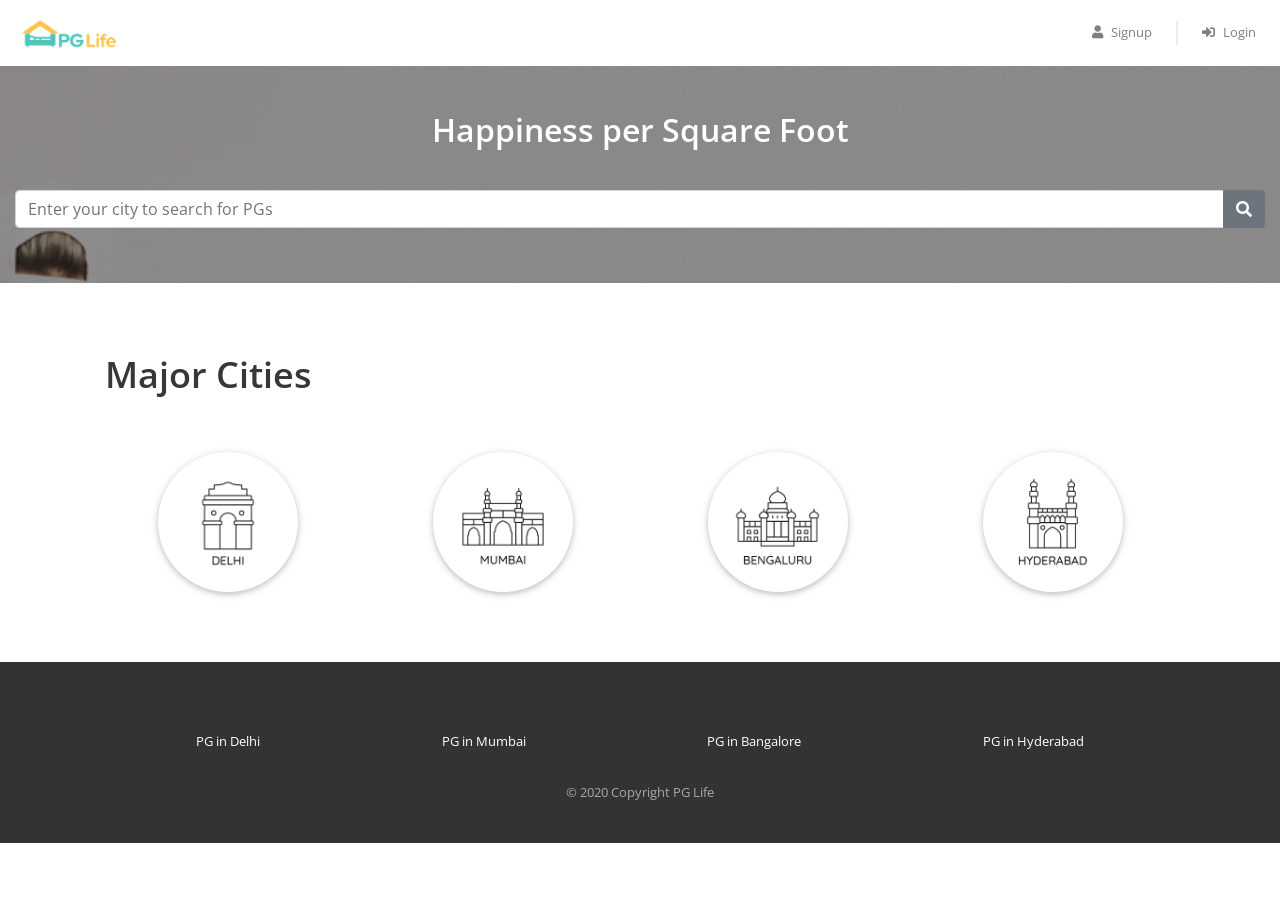
<file: PG Life/html/index.html>
<!DOCTYPE html>
<html lang="en">

<head>
    <meta name="viewport" content="width=device-width, initial-scale=1">
    <title>Welcome | PG Life</title>

    <link href="../css/bootstrap.min.css" rel="stylesheet" />
    <link href="https://use.fontawesome.com/releases/v5.11.2/css/all.css" rel="stylesheet" />
    <link href="https://fonts.googleapis.com/css2?family=Open+Sans:ital,wght@0,300;0,400;0,600;0,700;0,800;1,300;1,400;1,600;1,700;1,800&display=swap" rel="stylesheet" />
    <link href="../css/common.css" rel="stylesheet" />
    <link href="../css/home.css" rel="stylesheet" />
</head>

<body>
    <div class="header sticky-top">
        <nav class="navbar navbar-expand-md navbar-light">
            <a class="navbar-brand" href="index.html">
                <img src="../img/logo.png" />
            </a>
            <button class="navbar-toggler" type="button" data-toggle="collapse" data-target="#my-navbar">
                <span class="navbar-toggler-icon"></span>
            </button>

            <div class="collapse navbar-collapse justify-content-end" id="my-navbar">
                <ul class="navbar-nav">
                    <li class="nav-item">
                        <a class="nav-link" href="#" data-toggle="modal" data-target="#signup-modal">
                            <i class="fas fa-user"></i>Signup
                        </a>
                    </li>
                    <div class="nav-vl"></div>
                    <li class="nav-item">
                        <a class="nav-link" href="#" data-toggle="modal" data-target="#login-modal">
                            <i class="fas fa-sign-in-alt"></i>Login
                        </a>
                    </li>
                </ul>
            </div>
        </nav>
    </div>

    <div id="loading">
    </div>

    <div class="banner-container">
        <h2 class="white pb-3">Happiness per Square Foot</h2>

        <form id="search-form">
            <div class="input-group city-search">
                <input type="text" class="form-control input-city" id='city' name='city' placeholder="Enter your city to search for PGs" />
                <div class="input-group-append">
                    <button type="submit" class="btn btn-secondary">
                        <i class="fa fa-search"></i>
                    </button>
                </div>
            </div>
        </form>
    </div>

    <div class="page-container">
        <h1 class="city-heading">
            Major Cities
        </h1>
        <div class="row">
            <div class="city-card-container col-md">
                <a href="property_list-delhi.html">
                    <div class="city-card rounded-circle">
                        <img src="../img/delhi.png" class="city-img" />
                    </div>
                </a>
            </div>

            <div class="city-card-container col-md">
                <a href="property_list-mumbai.html">
                    <div class="city-card rounded-circle">
                        <img src="../img/mumbai.png" class="city-img" />
                    </div>
                </a>
            </div>

            <div class="city-card-container col-md">
                <a href="property_list-bangalore.html">
                    <div class="city-card rounded-circle">
                        <img src="../img/bangalore.png" class="city-img" />
                    </div>
                </a>
            </div>

            <div class="city-card-container col-md">
                <a href="property_list-hyderabad.html">
                    <div class="city-card rounded-circle">
                        <img src="../img/hyderabad.png" class="city-img" />
                    </div>
                </a>
            </div>
        </div>
    </div>

    <div class="modal fade" id="signup-modal" tabindex="-1" role="dialog" aria-labelledby="signup-heading" aria-hidden="true">
        <div class="modal-dialog" role="document">
            <div class="modal-content">
                <div class="modal-header">
                    <h5 class="modal-title" id="signup-heading">Signup with PGLife</h5>
                    <button type="button" class="close" data-dismiss="modal" aria-label="Close">
                        <span aria-hidden="true">&times;</span>
                    </button>
                </div>

                <div class="modal-body">
                    <form id="signup-form" class="form" role="form">
                        <div class="input-group form-group">
                            <div class="input-group-prepend">
                                <span class="input-group-text">
                                    <i class="fas fa-user"></i>
                                </span>
                            </div>
                            <input type="text" class="form-control" name="full_name" placeholder="Full Name" maxlength="30" required>
                        </div>

                        <div class="input-group form-group">
                            <div class="input-group-prepend">
                                <span class="input-group-text">
                                    <i class="fas fa-phone-alt"></i>
                                </span>
                            </div>
                            <input type="text" class="form-control" name="phone" placeholder="Phone Number" maxlength="10" minlength="10" required>
                        </div>

                        <div class="input-group form-group">
                            <div class="input-group-prepend">
                                <span class="input-group-text">
                                    <i class="fas fa-envelope"></i>
                                </span>
                            </div>
                            <input type="email" class="form-control" name="email" placeholder="Email" required>
                        </div>

                        <div class="input-group form-group">
                            <div class="input-group-prepend">
                                <span class="input-group-text">
                                    <i class="fas fa-lock"></i>
                                </span>
                            </div>
                            <input type="password" class="form-control" name="password" placeholder="Password" minlength="6" required>
                        </div>

                        <div class="input-group form-group">
                            <div class="input-group-prepend">
                                <span class="input-group-text">
                                    <i class="fas fa-university"></i>
                                </span>
                            </div>
                            <input type="text" class="form-control" name="college_name" placeholder="College Name" maxlength="150" required>
                        </div>

                        <div class="form-group">
                            <span>I'm a</span>
                            <input type="radio" class="ml-3" id="gender-male" name="gender" value="male" /> Male
                            <label for="gender-male">
                            </label>
                            <input type="radio" class="ml-3" id="gender-female" name="gender" value="female" />
                            <label for="gender-female">
                                Female
                            </label>
                        </div>

                        <div class="form-group">
                            <button type="submit" class="btn btn-block btn-primary">Create Account</button>
                        </div>
                    </form>
                </div>

                <div class="modal-footer">
                    <span>Already have an account?
                        <a href="#" data-dismiss="modal" data-toggle="modal" data-target="#login-modal">Login</a>
                    </span>
                </div>
            </div>
        </div>
    </div>

    <div class="modal fade" id="login-modal" tabindex="-1" role="dialog" aria-labelledby="login-heading" aria-hidden="true">
        <div class="modal-dialog modal-dialog-centered" role="document">
            <div class="modal-content">
                <div class="modal-header">
                    <h5 class="modal-title" id="login-heading">Login with PGLife</h5>
                    <button type="button" class="close" data-dismiss="modal" aria-label="Close">
                        <span aria-hidden="true">&times;</span>
                    </button>
                </div>

                <div class="modal-body">
                    <form id="login-form" class="form" role="form">
                        <div class="input-group form-group">
                            <div class="input-group-prepend">
                                <span class="input-group-text">
                                    <i class="fas fa-user"></i>
                                </span>
                            </div>
                            <input type="email" class="form-control" name="email" placeholder="Email" required>
                        </div>

                        <div class="input-group form-group">
                            <div class="input-group-prepend">
                                <span class="input-group-text">
                                    <i class="fas fa-lock"></i>
                                </span>
                            </div>
                            <input type="password" class="form-control" name="password" placeholder="Password" minlength="6" required>
                        </div>

                        <div class="form-group">
                            <button type="submit" class="btn btn-block btn-primary">Login</button>
                        </div>
                    </form>
                </div>

                <div class="modal-footer">
                    <span>
                        <a href="#" data-dismiss="modal" data-toggle="modal" data-target="#signup-modal">Click here</a>
                        to register a new account
                    </span>
                </div>
            </div>
        </div>
    </div>

    <div class="footer">
        <div class="page-container footer-container">
            <div class="footer-cities">
                <div class="footer-city">
                    <a href="property_list-delhi.html">PG in Delhi</a>
                </div>
                <div class="footer-city">
                    <a href="property_list-mumbai.html">PG in Mumbai</a>
                </div>
                <div class="footer-city">
                    <a href="property_list-bangalore.html">PG in Bangalore</a>
                </div>
                <div class="footer-city">
                    <a href="property_list-hyderabad.html">PG in Hyderabad</a>
                </div>
            </div>
            <div class="footer-copyright">© 2020 Copyright PG Life </div>
        </div>
    </div>

    <script type="text/javascript" src="../js/jquery.js"></script>
    <script type="text/javascript" src="../js/bootstrap.min.js"></script>
</body>
</html>
</file>
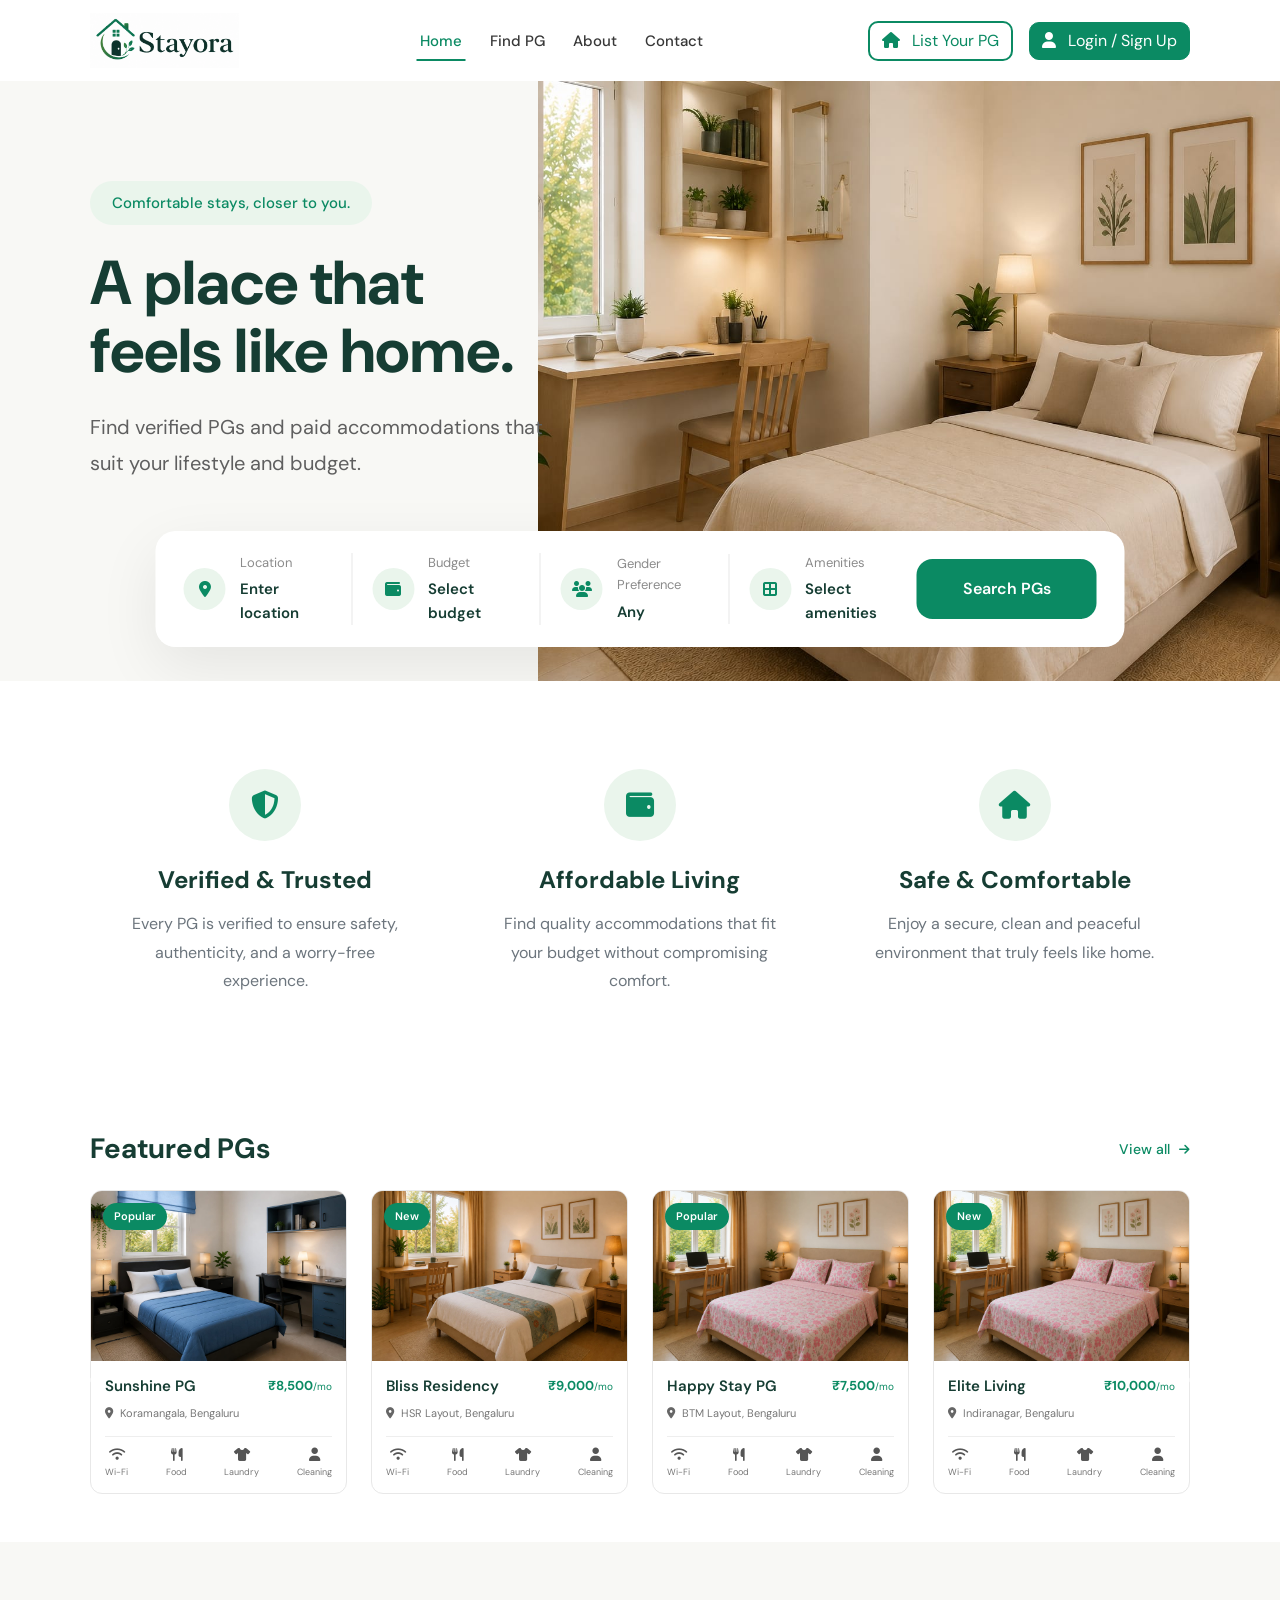
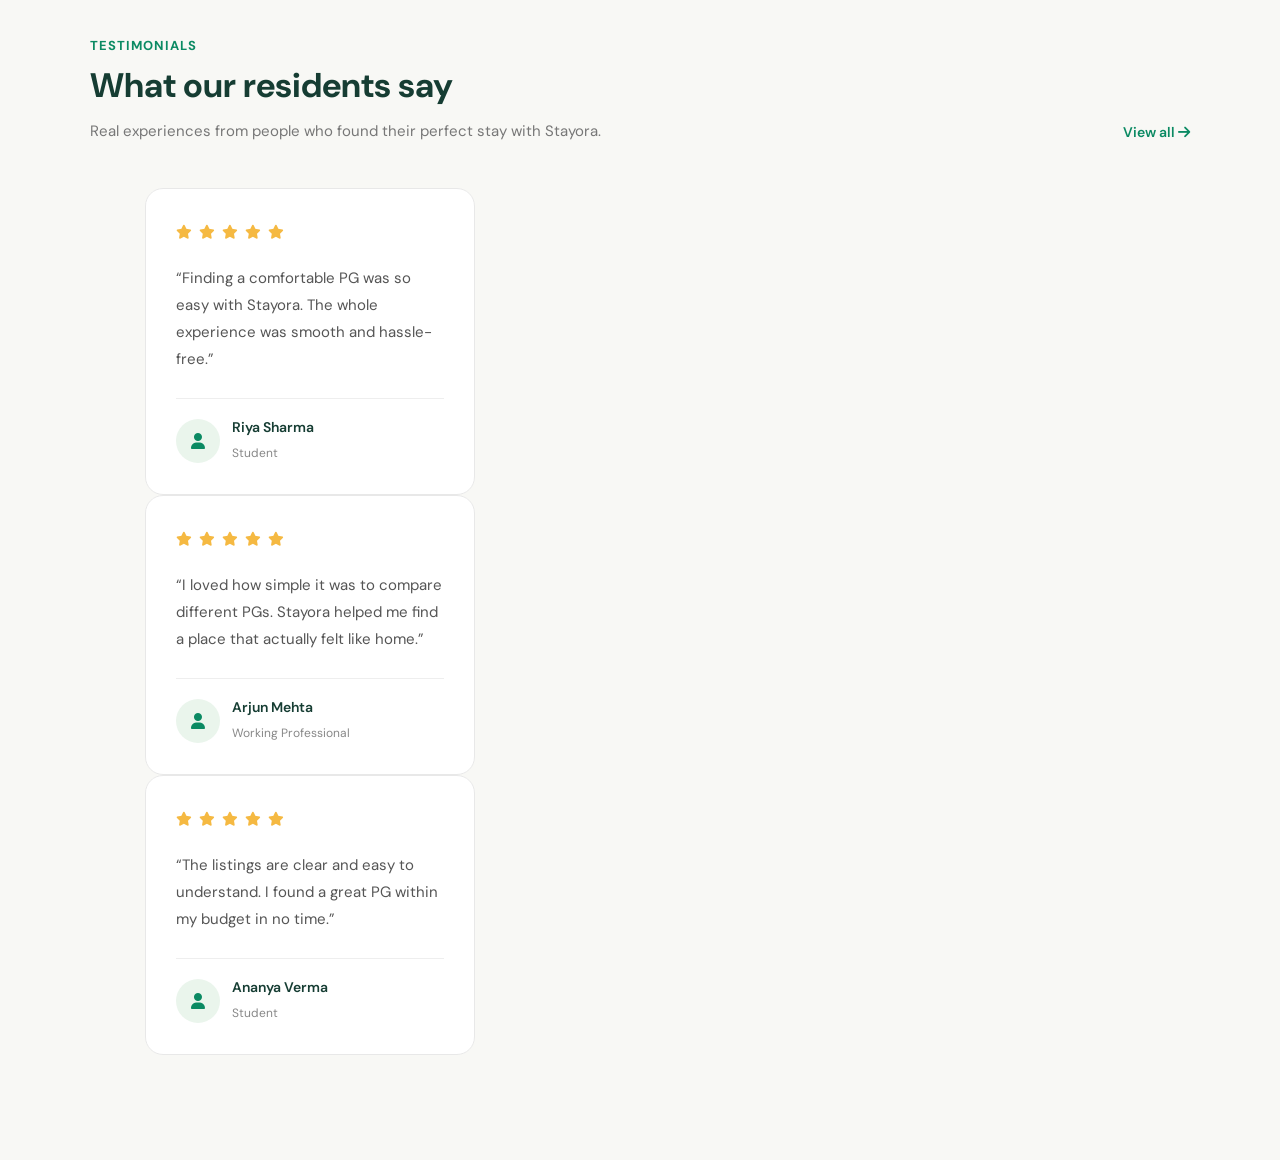
<file: Stayora/html/index.html>
<!DOCTYPE html>
<html lang="en">

<head>
    <meta name="viewport" content="width=device-width, initial-scale=1.0">
    <title>Welcome | Stayora</title>

    <link href="https://cdn.jsdelivr.net/npm/bootstrap@5.3.7/dist/css/bootstrap.min.css" rel="stylesheet">
    <link href="https://cdnjs.cloudflare.com/ajax/libs/font-awesome/6.7.2/css/all.min.css" rel="stylesheet">
    <link href="https://fonts.googleapis.com/css2?family=DM+Sans:wght@400;500;600;700&display=swap" rel="stylesheet">
    <link href="../css/common.css" rel="stylesheet" />
    <link href="../css/home.css" rel="stylesheet" />

</head>

<body>
    <header class="header sticky-top">
        <nav class="navbar navbar-expand-lg navbar-light bg-white">
            <div class="container">
                <a class="navbar-brand" href="../index.html">
                    <img src="../Img/logo.png" alt="Stayora Logo"/>
                </a>
                <button class="navbar-toggler" type="button" data-bs-toggle="collapse" data-bs-target="#my-navbar">
                    <span class="navbar-toggler-icon"></span>
                </button>
                <div class="collapse navbar-collapse" id="my-navbar">
                    <ul class="navbar-nav mx-auto">
                        <li class="nav-item">
                            <a class="nav-link active" href="../html/index.html">Home</a>
                        </li>
                        <li class="nav-item">
                            <a class="nav-link" href="../html/find-pg.html">Find PG</a>
                        </li>
                        <li class="nav-item">
                            <a class="nav-link" href="../html/about.html">About</a>
                        </li>
                        <li class="nav-item">
                            <a class="nav-link" href="../html/contact.html">Contact</a>
                        </li>
                    </ul>
                    <a class="btn btn-list-pg" href="#" data-bs-toggle="modal" data-bs-target="#list-modal">
                        <i class="fas fa-home me-2"></i> List Your PG
                    </a>
                    <a class="btn btn-primary ms-3" href="#" data-bs-toggle="modal" data-bs-target="#login-modal">
                        <i class="fas fa-user me-2"></i> Login / Sign Up
                    </a>
                </div>
            </div>
        </nav> 
    </header>
    <section class="hero-section">
        <div class="hero-image">
            <img src="../Img/room 1.jpeg" alt="Stayora">
        </div>
        <div class="hero-overlay"></div>
        <div class="container hero-content">
            <div class="hero-text">
                <span class="hero-badge">
                    Comfortable stays, closer to you.
                </span>
                <h1>
                    A place that <br>
                    feels like home.
                </h1>
                <p>
                    Find verified PGs and paid accommodations
                    that suit your lifestyle and budget.
                </p>
            </div>
            <div class="search-box">
                <div class="search-item">
                    <i class="fa-solid fa-location-dot"></i>
                <div>
                    <small>Location</small>
                    <p>Enter location</p>
                </div>
            </div>
            <div class="search-item">
                <i class="fa-solid fa-wallet"></i>
                <div>
                    <small>Budget</small>
                    <p>Select budget</p>
                </div>
            </div>
            <div class="search-item">
                <i class="fa-solid fa-users"></i>
                <div>
                    <small>Gender Preference</small>
                    <p>Any</p>
                </div>
            </div>
            <div class="search-item">
                <i class="fa-solid fa-border-all"></i>
                <div>
                    <small>Amenities</small>
                    <p>Select amenities</p>
                </div>
            </div>
            <button class="search-btn">
                Search PGs
            </button>
        </div>
    </section>
    <section class="features py-5">
        <div class="container">
            <div class="row g-4">
                <div class="col-lg-4 col-md-6">
                    <div class="feature-card">
                        <div class="feature-icon">
                            <i class="fa-solid fa-shield-halved"></i>
                        </div>
                        <h4>Verified & Trusted</h4>
                        <p>
                            Every PG is verified to ensure
                            safety, authenticity, and a
                            worry-free experience.
                        </p>
                    </div>
                </div>
                <div class="col-lg-4 col-md-6">
                    <div class="feature-card">
                        <div class="feature-icon">
                            <i class="fa-solid fa-wallet"></i>
                        </div>
                        <h4>Affordable Living</h4>
                        <p>
                            Find quality accommodations
                            that fit your budget without
                            compromising comfort.
                        </p>
                    </div>
                </div>
                <div class="col-lg-4 col-md-6 mx-md-auto">
                    <div class="feature-card">
                        <div class="feature-icon">
                            <i class="fa-solid fa-house"></i>
                        </div>
                        <h4>Safe & Comfortable</h4>
                        <p>
                            Enjoy a secure, clean and
                            peaceful environment that
                            truly feels like home.
                        </p>
                    </div>
                </div>
            </div>
        </div>
    </section>
    <section class="featured-pgs py-5">
        <div class="container">
            <div class="section-header d-flex justify-content-between align-items-center mb-4">
                <h2 class="section-title">Featured PGs</h2>
                <a href="#" class="view-all">
                    View all <i class="fa-solid fa-arrow-right"></i>
                </a>
            </div>
            <div class="row g-4">
                <div class="col-12 col-sm-6 col-lg-3">
                    <div class="pg-card">
                        <div class="pg-image">
                            <img src="../Img/WhatsApp Image 2026-08-05 at 11.44.10 AM (1).jpeg"
                                 alt="Sunshine PG">
                            <span class="pg-badge">Popular</span>
                        </div>
                        <div class="pg-content">
                            <div class="pg-title-row">
                                <h3>Sunshine PG</h3>
                                <span class="pg-price">₹8,500<small>/mo</small></span>
                            </div>
                            <p class="pg-location">
                                <i class="fa-solid fa-location-dot"></i>
                                Koramangala, Bengaluru
                            </p>
                            <div class="pg-amenities">
                                <div class="amenity">
                                    <i class="fa-solid fa-wifi"></i>
                                    <span>Wi-Fi</span>
                                </div>
                                <div class="amenity">
                                    <i class="fa-solid fa-utensils"></i>
                                    <span>Food</span>
                                </div>
                                <div class="amenity">
                                    <i class="fa-solid fa-shirt"></i>
                                    <span>Laundry</span>
                                </div>
                                <div class="amenity">
                                    <i class="fa-solid fa-user"></i>
                                    <span>Cleaning</span>
                                </div>
                            </div>
                        </div>
                    </div>
                </div>
                <div class="col-12 col-sm-6 col-lg-3">
                    <div class="pg-card">
                        <div class="pg-image">
                            <img src="../Img/WhatsApp Image 2026-08-05 at 11.44.10 AM (2).jpeg"
                                 alt="Bliss Residency">
                            <span class="pg-badge">New</span>
                        </div>
                        <div class="pg-content">
                            <div class="pg-title-row">
                                <h3>Bliss Residency</h3>
                                <span class="pg-price">₹9,000<small>/mo</small></span>
                            </div>
                            <p class="pg-location">
                                <i class="fa-solid fa-location-dot"></i>
                                HSR Layout, Bengaluru
                            </p>
                            <div class="pg-amenities">
                                <div class="amenity">
                                    <i class="fa-solid fa-wifi"></i>
                                    <span>Wi-Fi</span>
                                </div>
                                <div class="amenity">
                                    <i class="fa-solid fa-utensils"></i>
                                    <span>Food</span>
                                </div>
                                <div class="amenity">
                                    <i class="fa-solid fa-shirt"></i>
                                    <span>Laundry</span>
                                </div>
                                <div class="amenity">
                                    <i class="fa-solid fa-user"></i>
                                    <span>Cleaning</span>
                                </div>
                            </div>
                        </div>
                    </div>
                </div>
                <div class="col-12 col-sm-6 col-lg-3">
                    <div class="pg-card">
                        <div class="pg-image">
                            <img src="../Img/WhatsApp Image 2026-08-05 at 11.44.10 AM.jpeg"
                                 alt="Happy Stay PG">
                            <span class="pg-badge">Popular</span>
                        </div>
                        <div class="pg-content">
                            <div class="pg-title-row">
                                <h3>Happy Stay PG</h3>
                                <span class="pg-price">₹7,500<small>/mo</small></span>
                            </div>
                            <p class="pg-location">
                                <i class="fa-solid fa-location-dot"></i>
                                BTM Layout, Bengaluru
                            </p>
                            <div class="pg-amenities">
                                <div class="amenity">
                                    <i class="fa-solid fa-wifi"></i>
                                    <span>Wi-Fi</span>
                                </div>
                                <div class="amenity">
                                    <i class="fa-solid fa-utensils"></i>
                                    <span>Food</span>
                                </div>
                                <div class="amenity">
                                    <i class="fa-solid fa-shirt"></i>
                                    <span>Laundry</span>
                                </div>
                                <div class="amenity">
                                    <i class="fa-solid fa-user"></i>
                                    <span>Cleaning</span>
                                </div>
                            </div>
                        </div>
                    </div>
                </div>
                <div class="col-12 col-sm-6 col-lg-3">
                    <div class="pg-card">
                        <div class="pg-image">
                            <img src="../Img/WhatsApp Image 2026-08-05 at 11.44.10 AM.jpeg"
                                alt="Elite Living">
                            <span class="pg-badge">New</span>
                        </div>
                        <div class="pg-content">
                            <div class="pg-title-row">
                                <h3>Elite Living</h3>
                                <span class="pg-price">₹10,000<small>/mo</small></span>
                            </div>
                            <p class="pg-location">
                                <i class="fa-solid fa-location-dot"></i>
                                Indiranagar, Bengaluru
                            </p>
                            <div class="pg-amenities">
                                <div class="amenity">
                                    <i class="fa-solid fa-wifi"></i>
                                    <span>Wi-Fi</span>
                                </div>
                                <div class="amenity">
                                    <i class="fa-solid fa-utensils"></i>
                                    <span>Food</span>
                                </div>
                                <div class="amenity">
                                    <i class="fa-solid fa-shirt"></i>
                                    <span>Laundry</span>
                                </div>
                                <div class="amenity">
                                    <i class="fa-solid fa-user"></i>
                                    <span>Cleaning</span>
                                </div>
                            </div>
                        </div>
                    </div>
                </div>
            </div>
        </div>    
    </section>
    <section class="testimonials">
        <div class="container">
            <div class="testimonial-header">
                <div>
                    <span class="testimonial-label">TESTIMONIALS</span>
                    <h2>What our residents say</h2>
                    <p>Real experiences from people who found their perfect stay with Stayora.</p>
                </div>
                <a href="#" class="testimonial-view">
                    View all <i class="fa-solid fa-arrow-right"></i>
                </a>
            </div>
            <div id="testimonialCarousel"
                 class="carousel slide"
                 data-ride="carousel"
                 data-interval="5000">
                <div class="carousel-inner">
                    <div class="carousel-item active">
                        <div class="col-12 col-md-4">
                            <div class="testimonial-card">
                                <div class="testimonial-stars">
                                    <i class="fa-solid fa-star"></i>
                                    <i class="fa-solid fa-star"></i>
                                    <i class="fa-solid fa-star"></i>
                                    <i class="fa-solid fa-star"></i>
                                    <i class="fa-solid fa-star"></i>
                                </div>
                                <p class="testimonial-text">
                                    “Finding a comfortable PG was so easy
                                    with Stayora. The whole experience was
                                    smooth and hassle-free.”
                                </p>
                                <div class="testimonial-user">
                                    <div class="user-avatar">
                                        <i class="fa-solid fa-user"></i>
                                    </div>
                                    <div>
                                        <h4>Riya Sharma</h4>
                                        <span>Student</span>
                                    </div>
                                </div>
                            </div>
                        </div>
                        <div class="col-12 col-md-4">
                            <div class="testimonial-card">
                                <div class="testimonial-stars">
                                    <i class="fa-solid fa-star"></i>
                                    <i class="fa-solid fa-star"></i>
                                    <i class="fa-solid fa-star"></i>
                                    <i class="fa-solid fa-star"></i>
                                    <i class="fa-solid fa-star"></i>
                                </div>
                                <p class="testimonial-text">
                                    “I loved how simple it was to compare
                                    different PGs. Stayora helped me find
                                    a place that actually felt like home.”
                                </p>
                                <div class="testimonial-user">
                                    <div class="user-avatar">
                                        <i class="fa-solid fa-user"></i>
                                    </div>
                                    <div>
                                        <h4>Arjun Mehta</h4>
                                        <span>Working Professional</span>
                                    </div>
                                </div>
                            </div>
                        </div>
                        <div class="col-12 col-md-4">
                            <div class="testimonial-card">
                                <div class="testimonial-stars">
                                    <i class="fa-solid fa-star"></i>
                                    <i class="fa-solid fa-star"></i>
                                    <i class="fa-solid fa-star"></i>
                                    <i class="fa-solid fa-star"></i>
                                    <i class="fa-solid fa-star"></i>
                                </div>
                                <p class="testimonial-text">
                                    “The listings are clear and easy to
                                    understand. I found a great PG within
                                    my budget in no time.”
                                </p>
                                <div class="testimonial-user">
                                    <div class="user-avatar">
                                        <i class="fa-solid fa-user"></i>
                                    </div>
                                    <div>
                                        <h4>Ananya Verma</h4>
                                        <span>Student</span>
                                    </div>
                                </div>
                            </div>
                        </div>
                    </div>
                </div>
                <div class="carousel-item">
                    <div class="row">
                        <div class="col-12 col-md-4">
                            <div class="testimonial-card">
                                <div class="testimonial-stars">
                                    <i class="fa-solid fa-star"></i>
                                    <i class="fa-solid fa-star"></i>
                                    <i class="fa-solid fa-star"></i>
                                    <i class="fa-solid fa-star"></i>
                                    <i class="fa-solid fa-star"></i>
                                </div>
                                <p class="testimonial-text">
                                    “Stayora made my PG search much easier.
                                    I quickly found options that matched
                                    my requirements.”
                                </p>
                                <div class="testimonial-user">
                                    <div class="user-avatar">
                                        <i class="fa-solid fa-user"></i>
                                    </div>
                                    <div>
                                        <h4>Karan Singh</h4>
                                        <span>Student</span>
                                    </div>
                                </div>
                            </div>
                        </div>
                        <div class="col-12 col-md-4">
                            <div class="testimonial-card">
                                <div class="testimonial-stars">
                                    <i class="fa-solid fa-star"></i>
                                    <i class="fa-solid fa-star"></i>
                                    <i class="fa-solid fa-star"></i>
                                    <i class="fa-solid fa-star"></i>
                                    <i class="fa-solid fa-star"></i>
                                </div>
                                <p class="testimonial-text">
                                    “A clean and simple platform for finding
                                    a good place to stay. Really liked the
                                    overall experience.”
                                </p>
                                <div class="testimonial-user">
                                    <div class="user-avatar">
                                        <i class="fa-solid fa-user"></i>
                                    </div>
                                    <div>
                                        <h4>Neha Kapoor</h4>
                                        <span>Working Professional</span>
                                    </div>
                                </div>
                            </div>
                        </div>
                        <div class="col-12 col-md-4">
                            <div class="testimonial-card">
                                <div class="testimonial-stars">
                                    <i class="fa-solid fa-star"></i>
                                    <i class="fa-solid fa-star"></i>
                                    <i class="fa-solid fa-star"></i>
                                    <i class="fa-solid fa-star"></i>
                                    <i class="fa-solid fa-star"></i>
                                </div>
                                <p class="testimonial-text">
                                    “I found exactly what I was looking for
                                    without wasting hours searching.”
                                </p>
                                <div class="testimonial-user">
                                    <div class="user-avatar">
                                        <i class="fa-solid fa-user"></i>
                                    </div>
                                    <div>
                                        <h4>Rahul Verma</h4>
                                        <span>Student</span>
                                    </div>
                                </div>
                            </div>
                        </div>
                    </div>
                </div>
            </div>
            <a class="carousel-control-prev"
               href="#testimonialCarousel"
               role="button"
               data-slide="prev">
                <span class="carousel-control-prev-icon"></span>
                <span class="sr-only">Previous</span>
            </a>
            <a class="carousel-control-next"
               href="#testimonialCarousel"
               role="button"
               data-slide="next">
                <span class="carousel-control-next-icon"></span>
                <span class="sr-only">Next</span>
            </a>
        </div>
    </section>
</file>
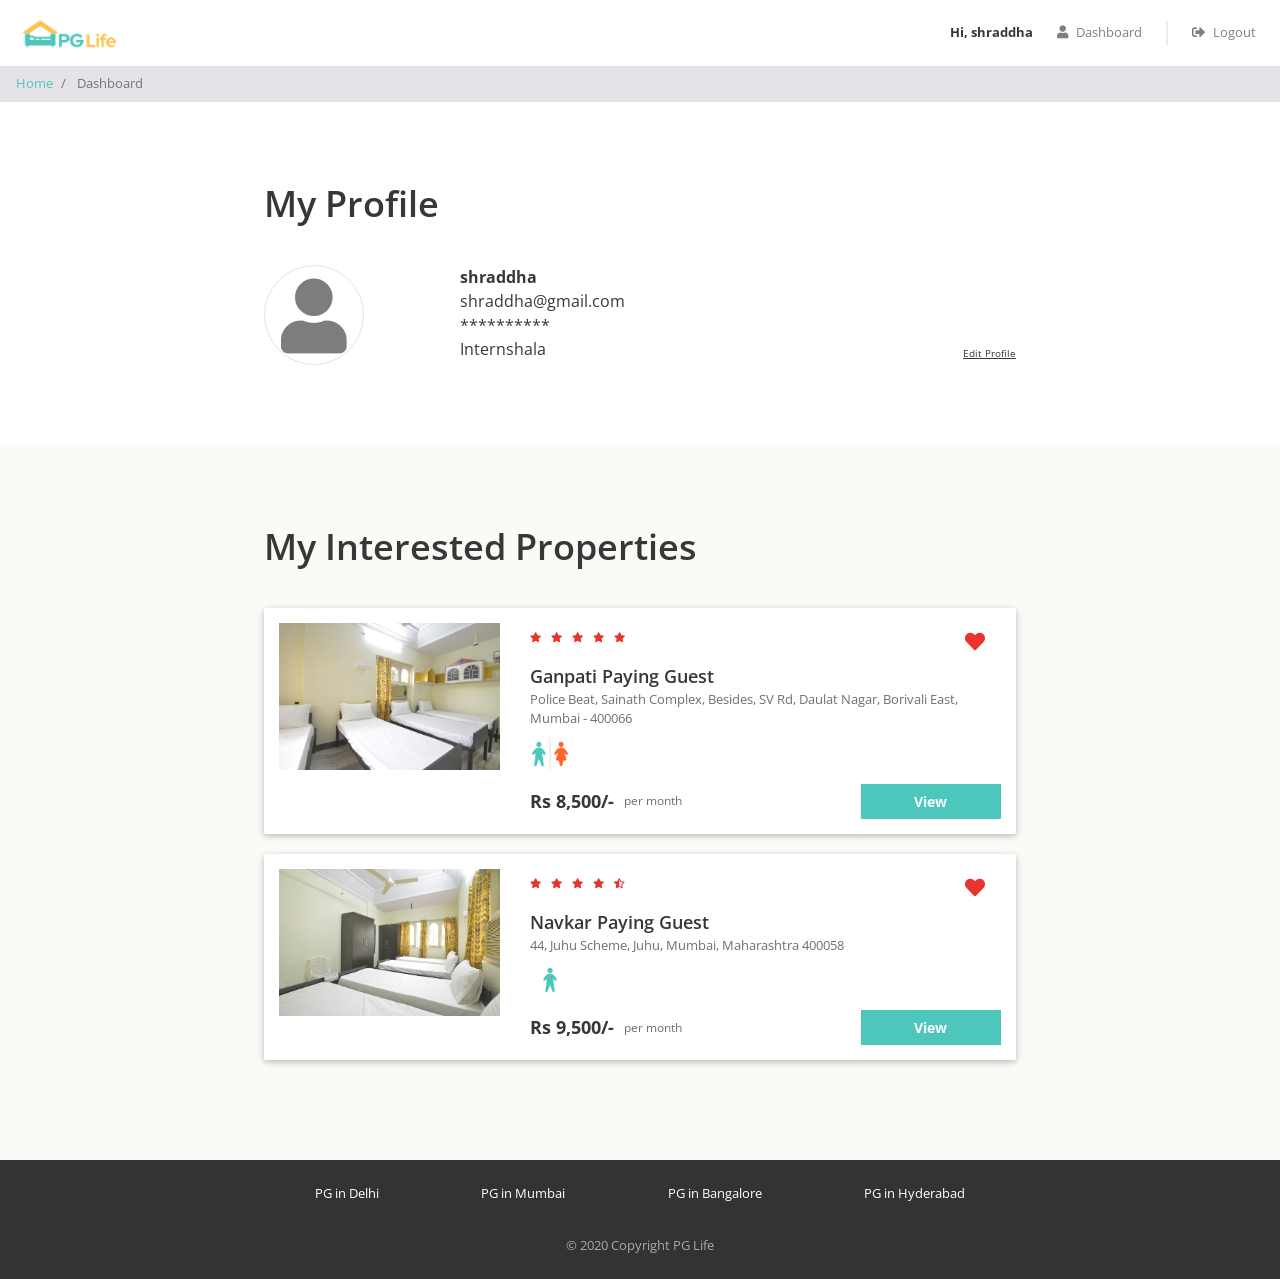
<file: PG Life/html/dashboard.html>
<!DOCTYPE html>
<html lang="en">

<head>
    <meta name="viewport" content="width=device-width, initial-scale=1">
    <meta charset="UTF-8">
    <title>Dashboard | PG Life</title>

    <link href="../css/bootstrap.min.css" rel="stylesheet" />
    <link href="https://use.fontawesome.com/releases/v5.11.2/css/all.css" rel="stylesheet" />
    <link href="https://fonts.googleapis.com/css2?family=Open+Sans:ital,wght@0,300;0,400;0,600;0,700;0,800;1,300;1,400;1,600;1,700;1,800&display=swap" rel="stylesheet" />
    <link href="../css/common.css" rel="stylesheet" />
    <link href="../css/dashboard.css" rel="stylesheet" />
</head>


<body>
<div class="header sticky-top">
        <nav class="navbar navbar-expand-md navbar-light">
            <a class="navbar-brand" href="index.html">
                <img src="../img/logo.png" />
            </a>
            <button class="navbar-toggler" type="button" data-toggle="collapse" data-target="#my-navbar">
                <span class="navbar-toggler-icon"></span>
            </button>

            <div class="collapse navbar-collapse justify-content-end" id="my-navbar">
                <ul class="navbar-nav">
                    <div class='nav-name'>
                        Hi, shraddha
                    </div>
                    <li class="nav-item">
                        <a class="nav-link" href="dashboard.html">
                            <i class="fas fa-user"></i>Dashboard
                        </a>
                    </li>
                    <div class="nav-vl"></div>
                    <li class="nav-item">
                        <a class="nav-link" href="#">
                            <i class="fas fa-sign-out-alt"></i>Logout
                        </a>
                    </li>
                </ul>
            </div>
        </nav>
    </div>

    <div id="loading">
    </div>

    <nav aria-label="breadcrumb">
        <ol class="breadcrumb py-2">
            <li class="breadcrumb-item">
                <a href="../index.html">Home</a>
            </li>
            <li class="breadcrumb-item active" aria-current="page">
                Dashboard
            </li>
        </ol>
    </nav>

    <div class="my-profile page-container">
        <h1>My Profile</h1>
        <div class="row">
            <div class="col-md-3 profile-img-container">
                <i class="fas fa-user profile-img"></i>
            </div>
            <div class="col-md-9">
                <div class="row no-gutters justify-content-between align-items-end">
                    <div class="profile">
                        <div class="name">shraddha</div>
                        <div class="email">shraddha@gmail.com</div>
                        <div class="phone">**********</div>
                        <div class="college">Internshala</div>
                    </div>
                    <div class="edit">
                        <div class="edit-profile">Edit Profile</div>
                    </div>
                </div>
            </div>
        </div>
    </div>

    <div class="my-interested-properties">
        <div class="page-container">
            <h1>My Interested Properties</h1>

            <div class="property-card property-id-1 row">
                <div class="image-container col-md-4">
                    <img src="../img/properties/1/eace7b9114fd6046.jpg" />
                </div>
                <div class="content-container col-md-8">
                    <div class="row no-gutters justify-content-between">
                        <div class="star-container" title="4.8">
                            <i class="fas fa-star"></i>
                            <i class="fas fa-star"></i>
                            <i class="fas fa-star"></i>
                            <i class="fas fa-star"></i>
                            <i class="fas fa-star"></i>
                        </div>
                        <div class="interested-container">
                            <i class="is-interested-image fas fa-heart" property_id="1"></i>
                        </div>
                    </div>
                    <div class="detail-container">
                        <div class="property-name">Ganpati Paying Guest</div>
                        <div class="property-address">Police Beat, Sainath Complex, Besides, SV Rd, Daulat Nagar, Borivali East, Mumbai - 400066</div>
                        <div class="property-gender">
                            <img src="../img/unisex.png">
                        </div>
                    </div>
                    <div class="row no-gutters">
                        <div class="rent-container col-6">
                            <div class="rent">Rs 8,500/-</div>
                            <div class="rent-unit">per month</div>
                        </div>
                        <div class="button-container col-6">
                            <a href="property_detail.html" class="btn btn-primary">View</a>
                        </div>
                    </div>
                </div>
            </div>

            <div class="property-card property-id-2 row">
                <div class="image-container col-md-4">
                    <img src="../img/properties/1/1d4f0757fdb86d5f.jpg" />
                </div>
                <div class="content-container col-md-8">
                    <div class="row no-gutters justify-content-between">
                        <div class="star-container" title="4.5">
                            <i class="fas fa-star"></i>
                            <i class="fas fa-star"></i>
                            <i class="fas fa-star"></i>
                            <i class="fas fa-star"></i>
                            <i class="fas fa-star-half-alt"></i>
                        </div>
                        <div class="interested-container">
                            <i class="is-interested-image fas fa-heart" property_id="2"></i>
                        </div>
                    </div>
                    <div class="detail-container">
                        <div class="property-name">Navkar Paying Guest</div>
                        <div class="property-address">44, Juhu Scheme, Juhu, Mumbai, Maharashtra 400058</div>
                        <div class="property-gender">
                            <img src="../img/male.png">
                        </div>
                    </div>
                    <div class="row no-gutters">
                        <div class="rent-container col-6">
                            <div class="rent">Rs 9,500/-</div>
                            <div class="rent-unit">per month</div>
                        </div>
                        <div class="button-container col-6">
                            <a href="../property_detail.html" class="btn btn-primary">View</a>
                        </div>
                    </div>
                </div>
            </div>


        </div>
    </div>

    <div class="footer">
        <div class="page-container footer-container">
            <div class="footer-cities">
                <div class="footer-city">
                    <a href="../property_list-delhi.html">PG in Delhi</a>
                </div>
                <div class="footer-city">
                    <a href="../property_list-mumbai.html">PG in Mumbai</a>
                </div>
                <div class="footer-city">
                    <a href="../property_list-bangalore.html">PG in Bangalore</a>
                </div>
                <div class="footer-city">
                    <a href="../property_list-hyderabad.html">PG in Hyderabad</a>
                </div>
            </div>
            <div class="footer-copyright">© 2020 Copyright PG Life </div>
        </div>
    </div>

    <script type="text/javascript" src="../js/jquery.js"></script>
    <script type="text/javascript" src="../js/bootstrap.min.js"></script>
</body>

</html>
</file>
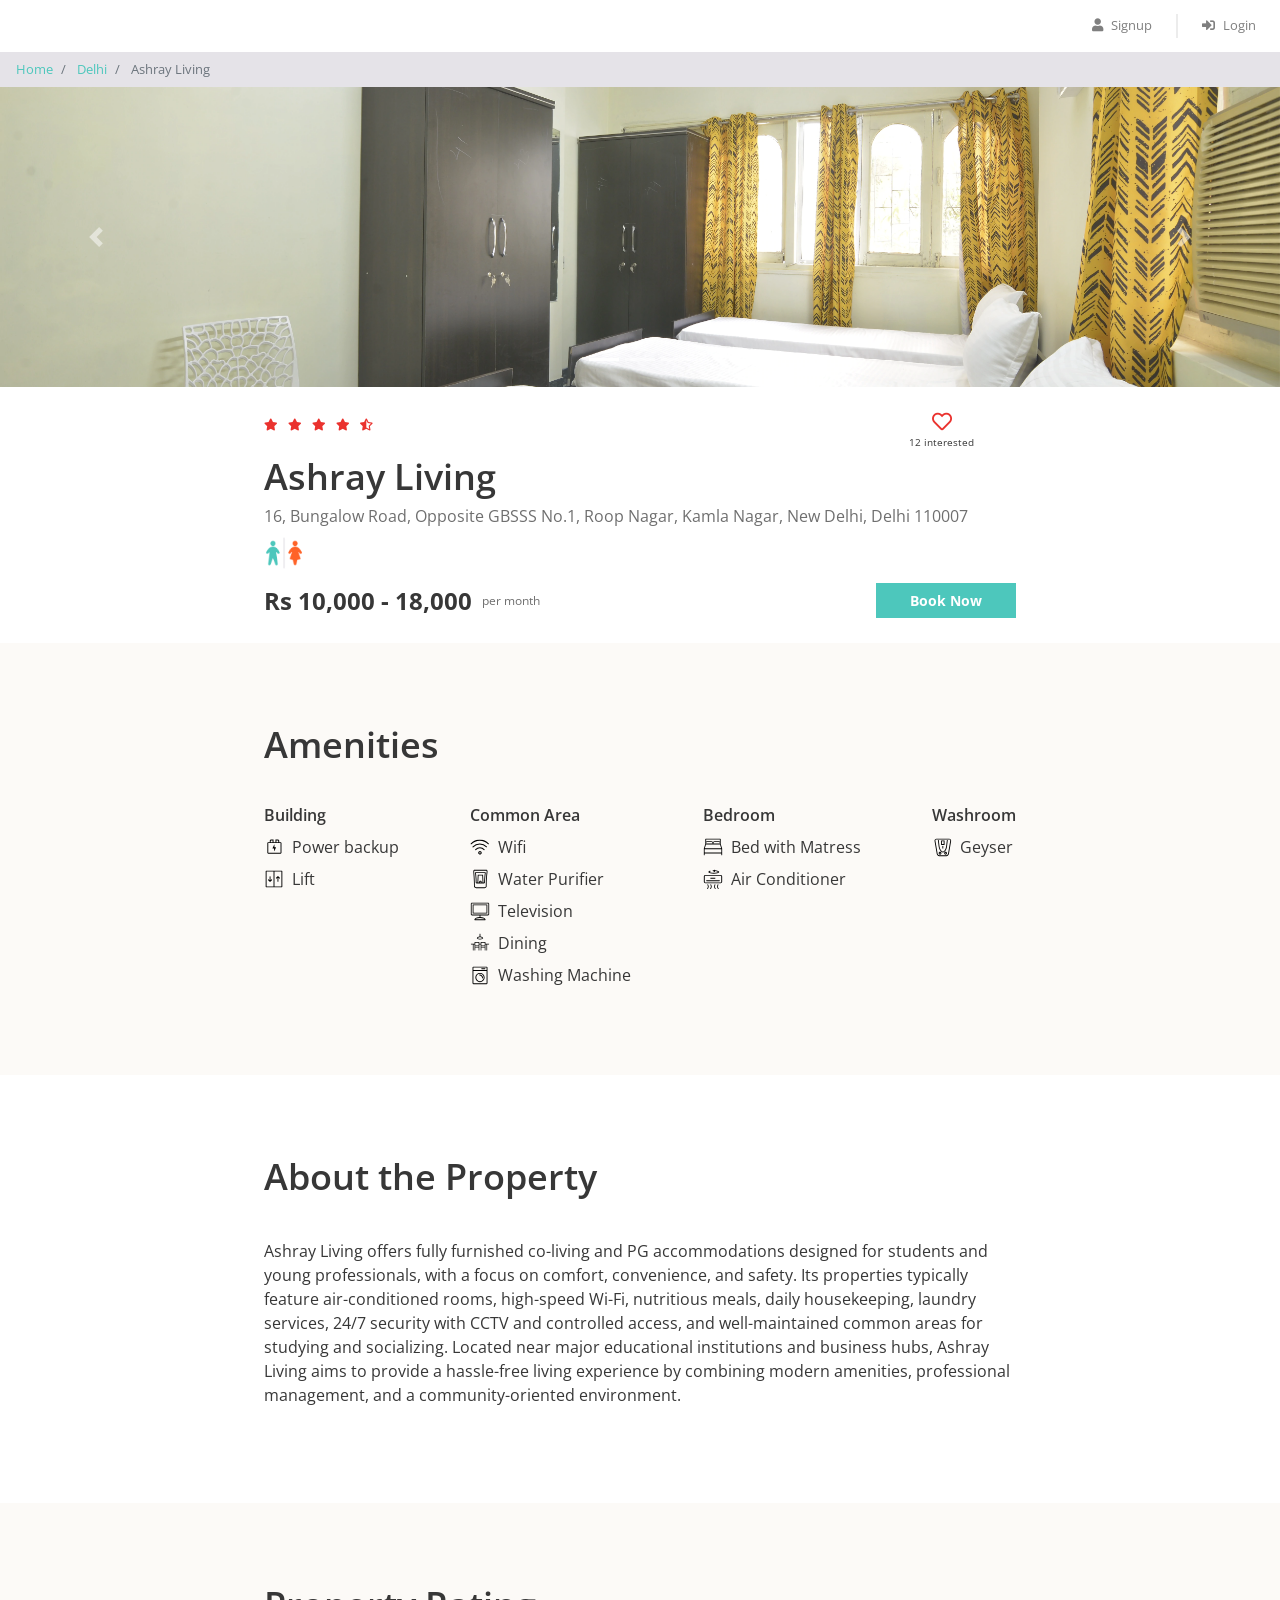
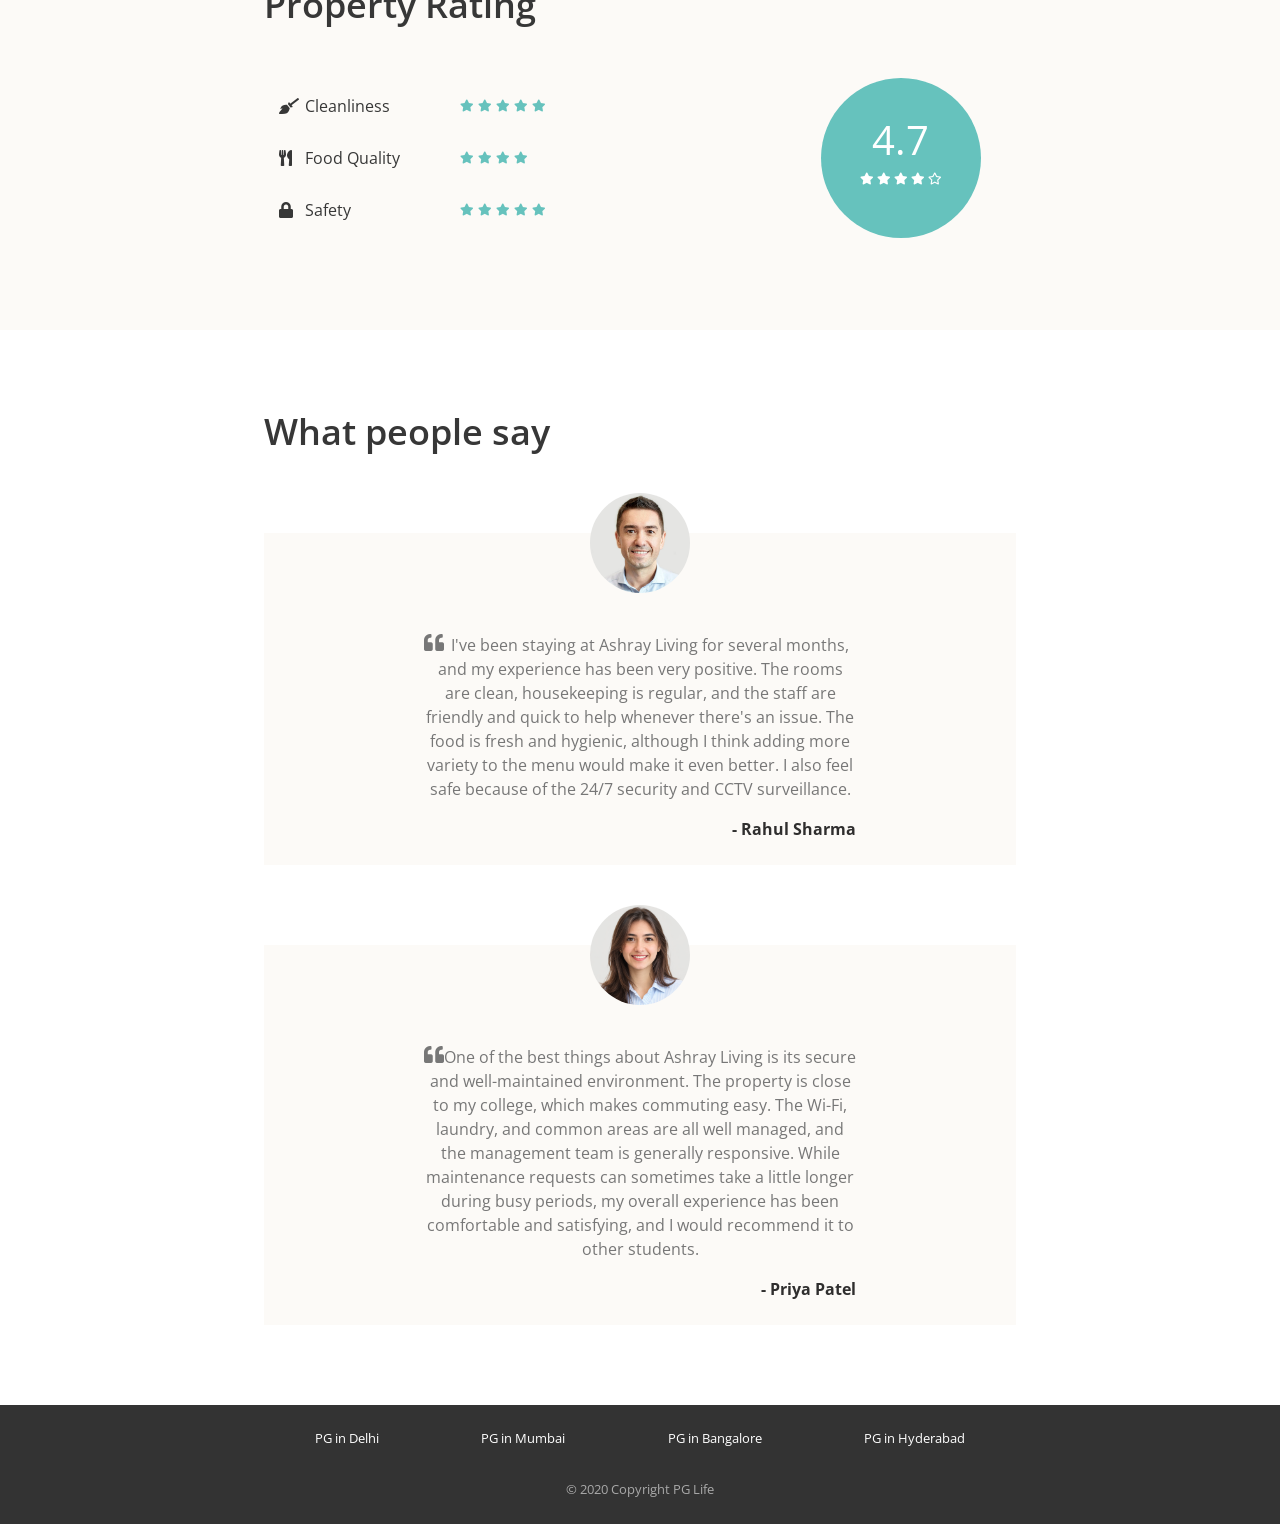
<file: PG Life/html/property_detail-delhi.html>
<!DOCTYPE html>
<html lang="en">

<head>
    <meta name="viewport" content="width=device-width, initial-scale=1">
    <title>Ashray Living | PG Life</title>

    <link href="../css/bootstrap.min.css" rel="stylesheet" />
    <link href="https://use.fontawesome.com/releases/v5.11.2/css/all.css" rel="stylesheet" />
    <link href="https://fonts.googleapis.com/css2?family=Open+Sans:ital,wght@0,300;0,400;0,600;0,700;0,800;1,300;1,400;1,600;1,700;1,800&display=swap" rel="stylesheet" />
    <link href="../css/common.css" rel="stylesheet" />
    <link href="../css/property_detail-delhi.css" rel="stylesheet" />
    <link href="../html/index.html" rel="stylesheet" />
</head>

<body>
    <div class="header sticky-top">
        <nav class="navbar navbar-expand-md navbar-light">

            <div class="collapse navbar-collapse justify-content-end" id="my-navbar">
                <ul class="navbar-nav">
                    <li class="nav-item">
                        <a class="nav-link" href="#" data-toggle="modal" data-target="#signup-modal">
                            <i class="fas fa-user"></i>Signup
                        </a>
                    </li>
                    <div class="nav-vl"></div>
                    <li class="nav-item">
                        <a class="nav-link" href="#" data-toggle="modal" data-target="#login-modal">
                            <i class="fas fa-sign-in-alt"></i>Login
                        </a>
                    </li>
                </ul>
            </div>
        </nav>
    </div>

    <div id="loading">
    </div>

    <nav aria-label="breadcrumb">
        <ol class="breadcrumb py-2">
            <li class="breadcrumb-item">
                <a href="../index.html">Home</a>
            </li>
            <li class="breadcrumb-item">
                <a href="../property_list-delhi.html">Delhi</a>
            </li>
            <li class="breadcrumb-item active" aria-current="page">
                Ashray Living
            </li>
        </ol>
    </nav>

    <div id="property-images" class="carousel slide" data-ride="carousel">
        <ol class="carousel-indicators">
            <li data-target="#property-images" data-slide-to="0" class="active"></li>
            <li data-target="#property-images" data-slide-to="1" class=""></li>
            <li data-target="#property-images" data-slide-to="2" class=""></li>
        </ol>
        <div class="carousel-inner">
            <div class="carousel-item active">
                <img class="d-block w-100" src="../img/properties/1/1d4f0757fdb86d5f.jpg" alt="slide">
            </div>
            <div class="carousel-item">
                <img class="d-block w-100" src="../img/properties/1/46ebbb537aa9fb0a.jpg" alt="slide">
            </div>
            <div class="carousel-item">
                <img class="d-block w-100" src="../img/properties/1/eace7b9114fd6046.jpg" alt="slide">
            </div>
        </div>
        <a class="carousel-control-prev" href="#property-images" role="button" data-slide="prev">
            <span class="carousel-control-prev-icon" aria-hidden="true"></span>
            <span class="sr-only">Previous</span>
        </a>
        <a class="carousel-control-next" href="#property-images" role="button" data-slide="next">
            <span class="carousel-control-next-icon" aria-hidden="true"></span>
            <span class="sr-only">Next</span>
        </a>
    </div>

    <div class="property-summary page-container">
        <div class="row no-gutters justify-content-between">
            <div class="star-container" title="4.9">
                <i class="fas fa-star"></i>
                <i class="fas fa-star"></i>
                <i class="fas fa-star"></i>
                <i class="fas fa-star"></i>
                <i class="fas fa-star-half-alt"></i>
            </div>
            <div class="interested-container">
                <i class="is-interested-image far fa-heart"></i>
                <div class="interested-text">
                    <span class="interested-user-count">12</span> interested
                </div>
            </div>
        </div>
        <div class="detail-container">
            <div class="property-name">Ashray Living</div>
            <div class="property-address">16, Bungalow Road, Opposite GBSSS No.1, Roop Nagar, Kamla Nagar, New Delhi, Delhi 110007</div>
            <div class="property-gender">
                <img src="../img/unisex.png" />
            </div>
        </div>
        <div class="row no-gutters">
            <div class="rent-container col-6">
                <div class="rent">Rs 10,000 - 18,000</div>
                <div class="rent-unit">per month</div>
            </div>
            <div class="button-container col-6">
                <a href="#" class="btn btn-primary">Book Now</a>
            </div>
        </div>
    </div>

    <div class="property-amenities">
        <div class="page-container">
            <h1>Amenities</h1>
            <div class="row justify-content-between">
                <div class="col-md-auto">
                    <h5>Building</h5>
                    <div class="amenity-container">
                        <img src="../img/amenities/powerbackup.svg">
                        <span>Power backup</span>
                    </div>
                    <div class="amenity-container">
                        <img src="../img/amenities/lift.svg">
                        <span>Lift</span>
                    </div>
                </div>

                <div class="col-md-auto">
                    <h5>Common Area</h5>
                    <div class="amenity-container">
                        <img src="../img/amenities/wifi.svg">
                        <span>Wifi</span>
                    </div>
                    <div class="amenity-container">
                        <img src="../img/amenities/rowater.svg">
                        <span>Water Purifier</span>
                    </div>
                    <div class="amenity-container">
                        <img src="../img/amenities/tv.svg">
                        <span>Television</span>
                    </div>
                    <div class="amenity-container">
                        <img src="../img/amenities/dining.svg">
                        <span>Dining</span>
                    </div>
                    <div class="amenity-container">
                        <img src="../img/amenities/washingmachine.svg">
                        <span>Washing Machine</span>
                    </div>
                </div>

                <div class="col-md-auto">
                    <h5>Bedroom</h5>
                    <div class="amenity-container">
                        <img src="../img/amenities/bed.svg">
                        <span>Bed with Matress</span>
                    </div>
                    <div class="amenity-container">
                        <img src="../img/amenities/ac.svg">
                        <span>Air Conditioner</span>
                    </div>
                    </div>

                <div class="col-md-auto">
                    <h5>Washroom</h5>
                    <div class="amenity-container">
                        <img src="../img/amenities/geyser.svg">
                        <span>Geyser</span>
                    </div>
                </div>
            </div>
        </div>
    </div>

    <div class="property-about page-container">
        <h1>About the Property</h1>
        <p>Ashray Living offers fully furnished co-living and PG accommodations designed for students and young professionals, with a focus on comfort, convenience, and safety. Its properties typically feature air-conditioned rooms, high-speed Wi-Fi, nutritious meals, daily housekeeping, laundry services, 24/7 security with CCTV and controlled access, and well-maintained common areas for studying and socializing. Located near major educational institutions and business hubs, Ashray Living aims to provide a hassle-free living experience by combining modern amenities, professional management, and a community-oriented environment.</p>
    </div>

    <div class="property-rating">
        <div class="page-container">
            <h1>Property Rating</h1>
            <div class="row align-items-center justify-content-between">
                <div class="col-md-6">
                    <div class="rating-criteria row">
                        <div class="col-6">
                            <i class="rating-criteria-icon fas fa-broom"></i>
                            <span class="rating-criteria-text">Cleanliness</span>
                        </div>
                        <div class="rating-criteria-star-container col-6" title="5.0">
                            <i class="fas fa-star"></i>
                            <i class="fas fa-star"></i>
                            <i class="fas fa-star"></i>
                            <i class="fas fa-star"></i>
                            <i class="fas fa-star"></i>
                        </div>
                    </div>

                    <div class="rating-criteria row">
                        <div class="col-6">
                            <i class="rating-criteria-icon fas fa-utensils"></i>
                            <span class="rating-criteria-text">Food Quality</span>
                        </div>
                        <div class="rating-criteria-star-container col-6" title="4.0">
                            <i class="fas fa-star"></i>
                            <i class="fas fa-star"></i>
                            <i class="fas fa-star"></i>
                            <i class="fas fa-star"></i>
                        </div>
                    </div>

                    <div class="rating-criteria row">
                        <div class="col-6">
                            <i class="rating-criteria-icon fa fa-lock"></i>
                            <span class="rating-criteria-text">Safety</span>
                        </div>
                        <div class="rating-criteria-star-container col-6" title="5.0">
                            <i class="fas fa-star"></i>
                            <i class="fas fa-star"></i>
                            <i class="fas fa-star"></i>
                            <i class="fas fa-star"></i>
                            <i class="fas fa-star"></i>
                        </div>
                    </div>
                </div>

                <div class="col-md-4">
                    <div class="rating-circle">
                        <div class="total-rating">4.7</div>
                        <div class="rating-circle-star-container">
                            <i class="fas fa-star"></i>
                            <i class="fas fa-star"></i>
                            <i class="fas fa-star"></i>
                            <i class="fas fa-star"></i>
                            <i class="far fa-star"></i>
                        </div>
                    </div>
                </div>
            </div>
        </div>
    </div>

    <div class="property-testimonials page-container">
        <h1>What people say</h1>
        <div class="testimonial-block">
            <div class="testimonial-image-container">
                <img class="testimonial-img" src="../img/man.png">
            </div>
            <div class="testimonial-text">
                <i class="fa fa-quote-left" aria-hidden="true"></i>
                <p>I've been staying at Ashray Living for several months, and my experience has been very positive. The rooms are clean, housekeeping is regular, and the staff are friendly and quick to help whenever there's an issue. The food is fresh and hygienic, although I think adding more variety to the menu would make it even better. I also feel safe because of the 24/7 security and CCTV surveillance.</p>
            </div>
            <div class="testimonial-name">- Rahul Sharma</div>
        </div>
        <div class="testimonial-block">
            <div class="testimonial-image-container">
                <img class="testimonial-img" src="../img/woman.png">
            </div>
            <div class="testimonial-text">
                <i class="fa fa-quote-left" aria-hidden="true"></i>
                <p>One of the best things about Ashray Living is its secure and well-maintained environment. The property is close to my college, which makes commuting easy. The Wi-Fi, laundry, and common areas are all well managed, and the management team is generally responsive. While maintenance requests can sometimes take a little longer during busy periods, my overall experience has been comfortable and satisfying, and I would recommend it to other students.</p>
            </div>
            <div class="testimonial-name">- Priya Patel</div>
        </div>
    </div>

    <div class="modal fade" id="signup-modal" tabindex="-1" role="dialog" aria-labelledby="signup-heading" aria-hidden="true">
        <div class="modal-dialog" role="document">
            <div class="modal-content">
                <div class="modal-header">
                    <h5 class="modal-title" id="signup-heading">Signup with PGLife</h5>
                    <button type="button" class="close" data-dismiss="modal" aria-label="Close">
                        <span aria-hidden="true">&times;</span>
                    </button>
                </div>

                <div class="modal-body">
                    <form id="signup-form" class="form" role="form">
                        <div class="input-group form-group">
                            <div class="input-group-prepend">
                                <span class="input-group-text">
                                    <i class="fas fa-user"></i>
                                </span>
                            </div>
                            <input type="text" class="form-control" name="full_name" placeholder="Full Name" maxlength="30" required>
                        </div>

                        <div class="input-group form-group">
                            <div class="input-group-prepend">
                                <span class="input-group-text">
                                    <i class="fas fa-phone-alt"></i>
                                </span>
                            </div>
                            <input type="text" class="form-control" name="phone" placeholder="Phone Number" maxlength="10" minlength="10" required>
                        </div>

                        <div class="input-group form-group">
                            <div class="input-group-prepend">
                                <span class="input-group-text">
                                    <i class="fas fa-envelope"></i>
                                </span>
                            </div>
                            <input type="email" class="form-control" name="email" placeholder="Email" required>
                        </div>

                        <div class="input-group form-group">
                            <div class="input-group-prepend">
                                <span class="input-group-text">
                                    <i class="fas fa-lock"></i>
                                </span>
                            </div>
                            <input type="password" class="form-control" name="password" placeholder="Password" minlength="6" required>
                        </div>

                        <div class="input-group form-group">
                            <div class="input-group-prepend">
                                <span class="input-group-text">
                                    <i class="fas fa-university"></i>
                                </span>
                            </div>
                            <input type="text" class="form-control" name="college_name" placeholder="College Name" maxlength="150" required>
                        </div>

                        <div class="form-group">
                            <span>I'm a</span>
                            <input type="radio" class="ml-3" id="gender-male" name="gender" value="male" /> Male
                            <label for="gender-male">
                            </label>
                            <input type="radio" class="ml-3" id="gender-female" name="gender" value="female" />
                            <label for="gender-female">
                                Female
                            </label>
                        </div>

                        <div class="form-group">
                            <button type="submit" class="btn btn-block btn-primary">Create Account</button>
                        </div>
                    </form>
                </div>

                <div class="modal-footer">
                    <span>Already have an account?
                        <a href="#" data-dismiss="modal" data-toggle="modal" data-target="#login-modal">Login</a>
                    </span>
                </div>
            </div>
        </div>
    </div>

    <div class="modal fade" id="login-modal" tabindex="-1" role="dialog" aria-labelledby="login-heading" aria-hidden="true">
        <div class="modal-dialog modal-dialog-centered" role="document">
            <div class="modal-content">
                <div class="modal-header">
                    <h5 class="modal-title" id="login-heading">Login with PGLife</h5>
                    <button type="button" class="close" data-dismiss="modal" aria-label="Close">
                        <span aria-hidden="true">&times;</span>
                    </button>
                </div>

                <div class="modal-body">
                    <form id="login-form" class="form" role="form">
                        <div class="input-group form-group">
                            <div class="input-group-prepend">
                                <span class="input-group-text">
                                    <i class="fas fa-user"></i>
                                </span>
                            </div>
                            <input type="email" class="form-control" name="email" placeholder="Email" required>
                        </div>

                        <div class="input-group form-group">
                            <div class="input-group-prepend">
                                <span class="input-group-text">
                                    <i class="fas fa-lock"></i>
                                </span>
                            </div>
                            <input type="password" class="form-control" name="password" placeholder="Password" minlength="6" required>
                        </div>

                        <div class="form-group">
                            <button type="submit" class="btn btn-block btn-primary">Login</button>
                        </div>
                    </form>
                </div>

                <div class="modal-footer">
                    <span>
                        <a href="#" data-dismiss="modal" data-toggle="modal" data-target="#signup-modal">Click here</a>
                        to register a new account
                    </span>
                </div>
            </div>
        </div>
    </div>

    <div class="footer">
        <div class="page-container footer-container">
            <div class="footer-cities">
                <div class="footer-city">
                    <a href="../property_list-delhi.html">PG in Delhi</a>
                </div>
                <div class="footer-city">
                    <a href="../property_list-mumbai.html">PG in Mumbai</a>
                </div>
                <div class="footer-city">
                    <a href="../property_list-bangalore.html">PG in Bangalore</a>
                </div>
                <div class="footer-city">
                    <a href="../property_list-hyderabad.html">PG in Hyderabad</a>
                </div>
            </div>
            <div class="footer-copyright">© 2020 Copyright PG Life </div>
        </div>
    </div>

    <script type="text/javascript" src="../js/jquery.js"></script>
    <script type="text/javascript" src="../js/bootstrap.min.js"></script>
</body>

</html>
</file>
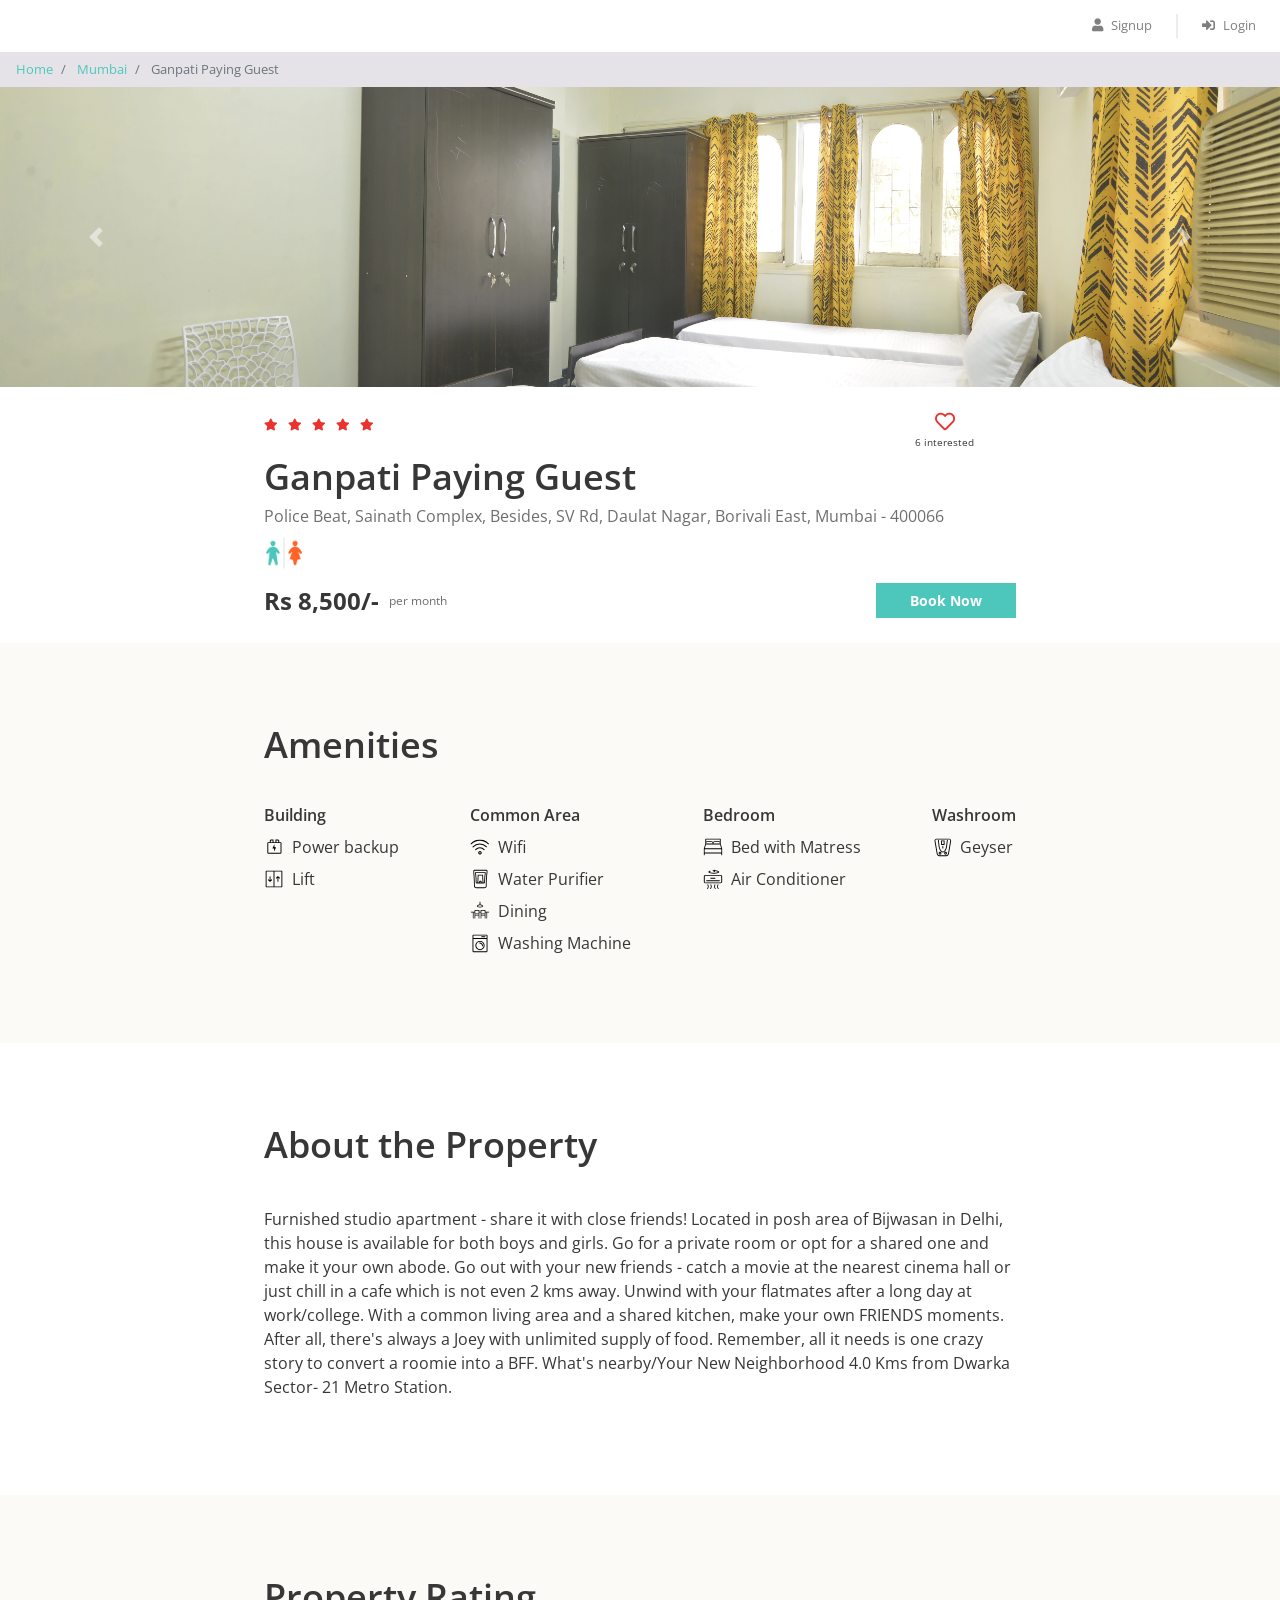
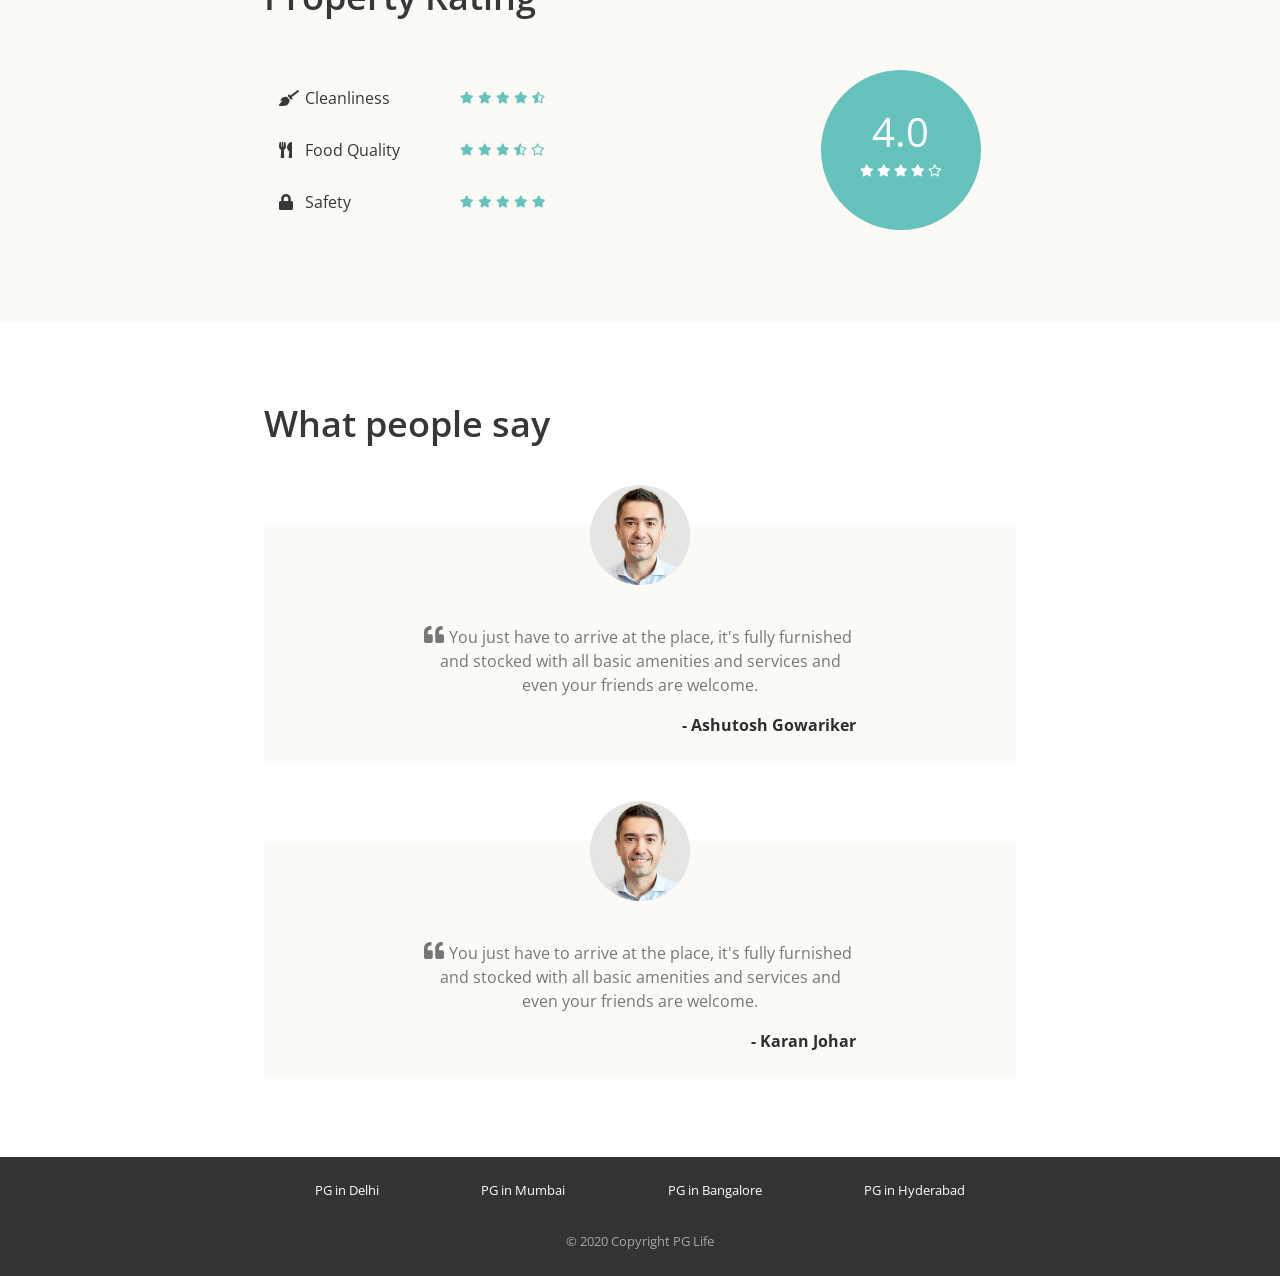
<file: PG Life/html/property_detail-mumbai.html>
<!DOCTYPE html>
<html lang="en">

<head>
    <meta name="viewport" content="width=device-width, initial-scale=1">
    <title>Ganpati Paying Guest | PG Life</title>

    <link href="../css/bootstrap.min.css" rel="stylesheet" />
    <link href="https://use.fontawesome.com/releases/v5.11.2/css/all.css" rel="stylesheet" />
    <link href="https://fonts.googleapis.com/css2?family=Open+Sans:ital,wght@0,300;0,400;0,600;0,700;0,800;1,300;1,400;1,600;1,700;1,800&display=swap" rel="stylesheet" />
    <link href="../css/common.css" rel="stylesheet" />
    <link href="../css/property_detail-mumbai.css" rel="stylesheet" />
    <link href="../html/index.html" rel="stylesheet" />
</head>


<body>
    <div class="header sticky-top">
        <nav class="navbar navbar-expand-md navbar-light">

            <div class="collapse navbar-collapse justify-content-end" id="my-navbar">
                <ul class="navbar-nav">
                    <li class="nav-item">
                        <a class="nav-link" href="#" data-toggle="modal" data-target="#signup-modal">
                            <i class="fas fa-user"></i>Signup
                        </a>
                    </li>
                    <div class="nav-vl"></div>
                    <li class="nav-item">
                        <a class="nav-link" href="#" data-toggle="modal" data-target="#login-modal">
                            <i class="fas fa-sign-in-alt"></i>Login
                        </a>
                    </li>
                </ul>
            </div>
        </nav>
    </div>

    <div id="loading">
    </div>

    <nav aria-label="breadcrumb">
        <ol class="breadcrumb py-2">
            <li class="breadcrumb-item">
                <a href="../index.html">Home</a>
            </li>
            <li class="breadcrumb-item">
                <a href="../property_list-mumbai.html">Mumbai</a>
            </li>
            <li class="breadcrumb-item active" aria-current="page">
                Ganpati Paying Guest
            </li>
        </ol>
    </nav>

    <div id="property-images" class="carousel slide" data-ride="carousel">
        <ol class="carousel-indicators">
            <li data-target="#property-images" data-slide-to="0" class="active"></li>
            <li data-target="#property-images" data-slide-to="1" class=""></li>
            <li data-target="#property-images" data-slide-to="2" class=""></li>
        </ol>
        <div class="carousel-inner">
            <div class="carousel-item active">
                <img class="d-block w-100" src="../img/properties/1/1d4f0757fdb86d5f.jpg" alt="slide">
            </div>
            <div class="carousel-item">
                <img class="d-block w-100" src="../img/properties/1/46ebbb537aa9fb0a.jpg" alt="slide">
            </div>
            <div class="carousel-item">
                <img class="d-block w-100" src="../img/properties/1/eace7b9114fd6046.jpg" alt="slide">
            </div>
        </div>
        <a class="carousel-control-prev" href="#property-images" role="button" data-slide="prev">
            <span class="carousel-control-prev-icon" aria-hidden="true"></span>
            <span class="sr-only">Previous</span>
        </a>
        <a class="carousel-control-next" href="#property-images" role="button" data-slide="next">
            <span class="carousel-control-next-icon" aria-hidden="true"></span>
            <span class="sr-only">Next</span>
        </a>
    </div>

    <div class="property-summary page-container">
        <div class="row no-gutters justify-content-between">
            <div class="star-container" title="4.8">
                <i class="fas fa-star"></i>
                <i class="fas fa-star"></i>
                <i class="fas fa-star"></i>
                <i class="fas fa-star"></i>
                <i class="fas fa-star"></i>
            </div>
            <div class="interested-container">
                <i class="is-interested-image far fa-heart"></i>
                <div class="interested-text">
                    <span class="interested-user-count">6</span> interested
                </div>
            </div>
        </div>
        <div class="detail-container">
            <div class="property-name">Ganpati Paying Guest</div>
            <div class="property-address">Police Beat, Sainath Complex, Besides, SV Rd, Daulat Nagar, Borivali East, Mumbai - 400066</div>
            <div class="property-gender">
                <img src="../img/unisex.png" />
            </div>
        </div>
        <div class="row no-gutters">
            <div class="rent-container col-6">
                <div class="rent">Rs 8,500/-</div>
                <div class="rent-unit">per month</div>
            </div>
            <div class="button-container col-6">
                <a href="#" class="btn btn-primary">Book Now</a>
            </div>
        </div>
    </div>

    <div class="property-amenities">
        <div class="page-container">
            <h1>Amenities</h1>
            <div class="row justify-content-between">
                <div class="col-md-auto">
                    <h5>Building</h5>
                    <div class="amenity-container">
                        <img src="../img/amenities/powerbackup.svg">
                        <span>Power backup</span>
                    </div>
                    <div class="amenity-container">
                        <img src="../img/amenities/lift.svg">
                        <span>Lift</span>
                    </div>
                </div>

                <div class="col-md-auto">
                    <h5>Common Area</h5>
                    <div class="amenity-container">
                        <img src="../img/amenities/wifi.svg">
                        <span>Wifi</span>
                    </div>
                    <div class="amenity-container">
                        <img src="../img/amenities/rowater.svg">
                        <span>Water Purifier</span>
                    </div>
                    <div class="amenity-container">
                        <img src="../img/amenities/dining.svg">
                        <span>Dining</span>
                    </div>
                    <div class="amenity-container">
                        <img src="../img/amenities/washingmachine.svg">
                        <span>Washing Machine</span>
                    </div>
                </div>

                <div class="col-md-auto">
                    <h5>Bedroom</h5>
                    <div class="amenity-container">
                        <img src="../img/amenities/bed.svg">
                        <span>Bed with Matress</span>
                    </div>
                    <div class="amenity-container">
                        <img src="../img/amenities/ac.svg">
                        <span>Air Conditioner</span>
                    </div>
                </div>

                <div class="col-md-auto">
                    <h5>Washroom</h5>
                    <div class="amenity-container">
                        <img src="../img/amenities/geyser.svg">
                        <span>Geyser</span>
                    </div>
                </div>
            </div>
        </div>
    </div>

    <div class="property-about page-container">
        <h1>About the Property</h1>
        <p>Furnished studio apartment - share it with close friends! Located in posh area of Bijwasan in Delhi, this house is available for both boys and girls. Go for a private room or opt for a shared one and make it your own abode. Go out with your new friends - catch a movie at the nearest cinema hall or just chill in a cafe which is not even 2 kms away. Unwind with your flatmates after a long day at work/college. With a common living area and a shared kitchen, make your own FRIENDS moments. After all, there's always a Joey with unlimited supply of food. Remember, all it needs is one crazy story to convert a roomie into a BFF. What's nearby/Your New Neighborhood 4.0 Kms from Dwarka Sector- 21 Metro Station.</p>
    </div>

    <div class="property-rating">
        <div class="page-container">
            <h1>Property Rating</h1>
            <div class="row align-items-center justify-content-between">
                <div class="col-md-6">
                    <div class="rating-criteria row">
                        <div class="col-6">
                            <i class="rating-criteria-icon fas fa-broom"></i>
                            <span class="rating-criteria-text">Cleanliness</span>
                        </div>
                        <div class="rating-criteria-star-container col-6" title="4.3">
                            <i class="fas fa-star"></i>
                            <i class="fas fa-star"></i>
                            <i class="fas fa-star"></i>
                            <i class="fas fa-star"></i>
                            <i class="fas fa-star-half-alt"></i>
                        </div>
                    </div>

                    <div class="rating-criteria row">
                        <div class="col-6">
                            <i class="rating-criteria-icon fas fa-utensils"></i>
                            <span class="rating-criteria-text">Food Quality</span>
                        </div>
                        <div class="rating-criteria-star-container col-6" title="3.4">
                            <i class="fas fa-star"></i>
                            <i class="fas fa-star"></i>
                            <i class="fas fa-star"></i>
                            <i class="fas fa-star-half-alt"></i>
                            <i class="far fa-star"></i>
                        </div>
                    </div>

                    <div class="rating-criteria row">
                        <div class="col-6">
                            <i class="rating-criteria-icon fa fa-lock"></i>
                            <span class="rating-criteria-text">Safety</span>
                        </div>
                        <div class="rating-criteria-star-container col-6" title="4.7">
                            <i class="fas fa-star"></i>
                            <i class="fas fa-star"></i>
                            <i class="fas fa-star"></i>
                            <i class="fas fa-star"></i>
                            <i class="fas fa-star"></i>
                        </div>
                    </div>
                </div>

                <div class="col-md-4">
                    <div class="rating-circle">
                        <div class="total-rating">4.0</div>
                        <div class="rating-circle-star-container">
                            <i class="fas fa-star"></i>
                            <i class="fas fa-star"></i>
                            <i class="fas fa-star"></i>
                            <i class="fas fa-star"></i>
                            <i class="far fa-star"></i>
                        </div>
                    </div>
                </div>
            </div>
        </div>
    </div>

    <div class="property-testimonials page-container">
        <h1>What people say</h1>
        <div class="testimonial-block">
            <div class="testimonial-image-container">
                <img class="testimonial-img" src="../img/man.png">
            </div>
            <div class="testimonial-text">
                <i class="fa fa-quote-left" aria-hidden="true"></i>
                <p>You just have to arrive at the place, it's fully furnished and stocked with all basic amenities and services and even your friends are welcome.</p>
            </div>
            <div class="testimonial-name">- Ashutosh Gowariker</div>
        </div>
        <div class="testimonial-block">
            <div class="testimonial-image-container">
                <img class="testimonial-img" src="../img/man.png">
            </div>
            <div class="testimonial-text">
                <i class="fa fa-quote-left" aria-hidden="true"></i>
                <p>You just have to arrive at the place, it's fully furnished and stocked with all basic amenities and services and even your friends are welcome.</p>
            </div>
            <div class="testimonial-name">- Karan Johar</div>
        </div>
    </div>

    <div class="modal fade" id="signup-modal" tabindex="-1" role="dialog" aria-labelledby="signup-heading" aria-hidden="true">
        <div class="modal-dialog" role="document">
            <div class="modal-content">
                <div class="modal-header">
                    <h5 class="modal-title" id="signup-heading">Signup with PGLife</h5>
                    <button type="button" class="close" data-dismiss="modal" aria-label="Close">
                        <span aria-hidden="true">&times;</span>
                    </button>
                </div>

                <div class="modal-body">
                    <form id="signup-form" class="form" role="form">
                        <div class="input-group form-group">
                            <div class="input-group-prepend">
                                <span class="input-group-text">
                                    <i class="fas fa-user"></i>
                                </span>
                            </div>
                            <input type="text" class="form-control" name="full_name" placeholder="Full Name" maxlength="30" required>
                        </div>

                        <div class="input-group form-group">
                            <div class="input-group-prepend">
                                <span class="input-group-text">
                                    <i class="fas fa-phone-alt"></i>
                                </span>
                            </div>
                            <input type="text" class="form-control" name="phone" placeholder="Phone Number" maxlength="10" minlength="10" required>
                        </div>

                        <div class="input-group form-group">
                            <div class="input-group-prepend">
                                <span class="input-group-text">
                                    <i class="fas fa-envelope"></i>
                                </span>
                            </div>
                            <input type="email" class="form-control" name="email" placeholder="Email" required>
                        </div>

                        <div class="input-group form-group">
                            <div class="input-group-prepend">
                                <span class="input-group-text">
                                    <i class="fas fa-lock"></i>
                                </span>
                            </div>
                            <input type="password" class="form-control" name="password" placeholder="Password" minlength="6" required>
                        </div>

                        <div class="input-group form-group">
                            <div class="input-group-prepend">
                                <span class="input-group-text">
                                    <i class="fas fa-university"></i>
                                </span>
                            </div>
                            <input type="text" class="form-control" name="college_name" placeholder="College Name" maxlength="150" required>
                        </div>

                        <div class="form-group">
                            <span>I'm a</span>
                            <input type="radio" class="ml-3" id="gender-male" name="gender" value="male" /> Male
                            <label for="gender-male">
                            </label>
                            <input type="radio" class="ml-3" id="gender-female" name="gender" value="female" />
                            <label for="gender-female">
                                Female
                            </label>
                        </div>

                        <div class="form-group">
                            <button type="submit" class="btn btn-block btn-primary">Create Account</button>
                        </div>
                    </form>
                </div>

                <div class="modal-footer">
                    <span>Already have an account?
                        <a href="#" data-dismiss="modal" data-toggle="modal" data-target="#login-modal">Login</a>
                    </span>
                </div>
            </div>
        </div>
    </div>

    <div class="modal fade" id="login-modal" tabindex="-1" role="dialog" aria-labelledby="login-heading" aria-hidden="true">
        <div class="modal-dialog modal-dialog-centered" role="document">
            <div class="modal-content">
                <div class="modal-header">
                    <h5 class="modal-title" id="login-heading">Login with PGLife</h5>
                    <button type="button" class="close" data-dismiss="modal" aria-label="Close">
                        <span aria-hidden="true">&times;</span>
                    </button>
                </div>

                <div class="modal-body">
                    <form id="login-form" class="form" role="form">
                        <div class="input-group form-group">
                            <div class="input-group-prepend">
                                <span class="input-group-text">
                                    <i class="fas fa-user"></i>
                                </span>
                            </div>
                            <input type="email" class="form-control" name="email" placeholder="Email" required>
                        </div>

                        <div class="input-group form-group">
                            <div class="input-group-prepend">
                                <span class="input-group-text">
                                    <i class="fas fa-lock"></i>
                                </span>
                            </div>
                            <input type="password" class="form-control" name="password" placeholder="Password" minlength="6" required>
                        </div>

                        <div class="form-group">
                            <button type="submit" class="btn btn-block btn-primary">Login</button>
                        </div>
                    </form>
                </div>

                <div class="modal-footer">
                    <span>
                        <a href="#" data-dismiss="modal" data-toggle="modal" data-target="#signup-modal">Click here</a>
                        to register a new account
                    </span>
                </div>
            </div>
        </div>
    </div>

    <div class="footer">
        <div class="page-container footer-container">
            <div class="footer-cities">
                <div class="footer-city">
                    <a href="../property_list-delhi.html">PG in Delhi</a>
                </div>
                <div class="footer-city">
                    <a href="../property_list-mumbai.html">PG in Mumbai</a>
                </div>
                <div class="footer-city">
                    <a href="../property_list-bangalore.html">PG in Bangalore</a>
                </div>
                <div class="footer-city">
                    <a href="../property_list-hyderabad.html">PG in Hyderabad</a>
                </div>
            </div>
            <div class="footer-copyright">© 2020 Copyright PG Life </div>
        </div>
    </div>

    <script type="text/javascript" src="../js/jquery.js"></script>
    <script type="text/javascript" src="../js/bootstrap.min.js"></script>
</body>

</html>
</file>
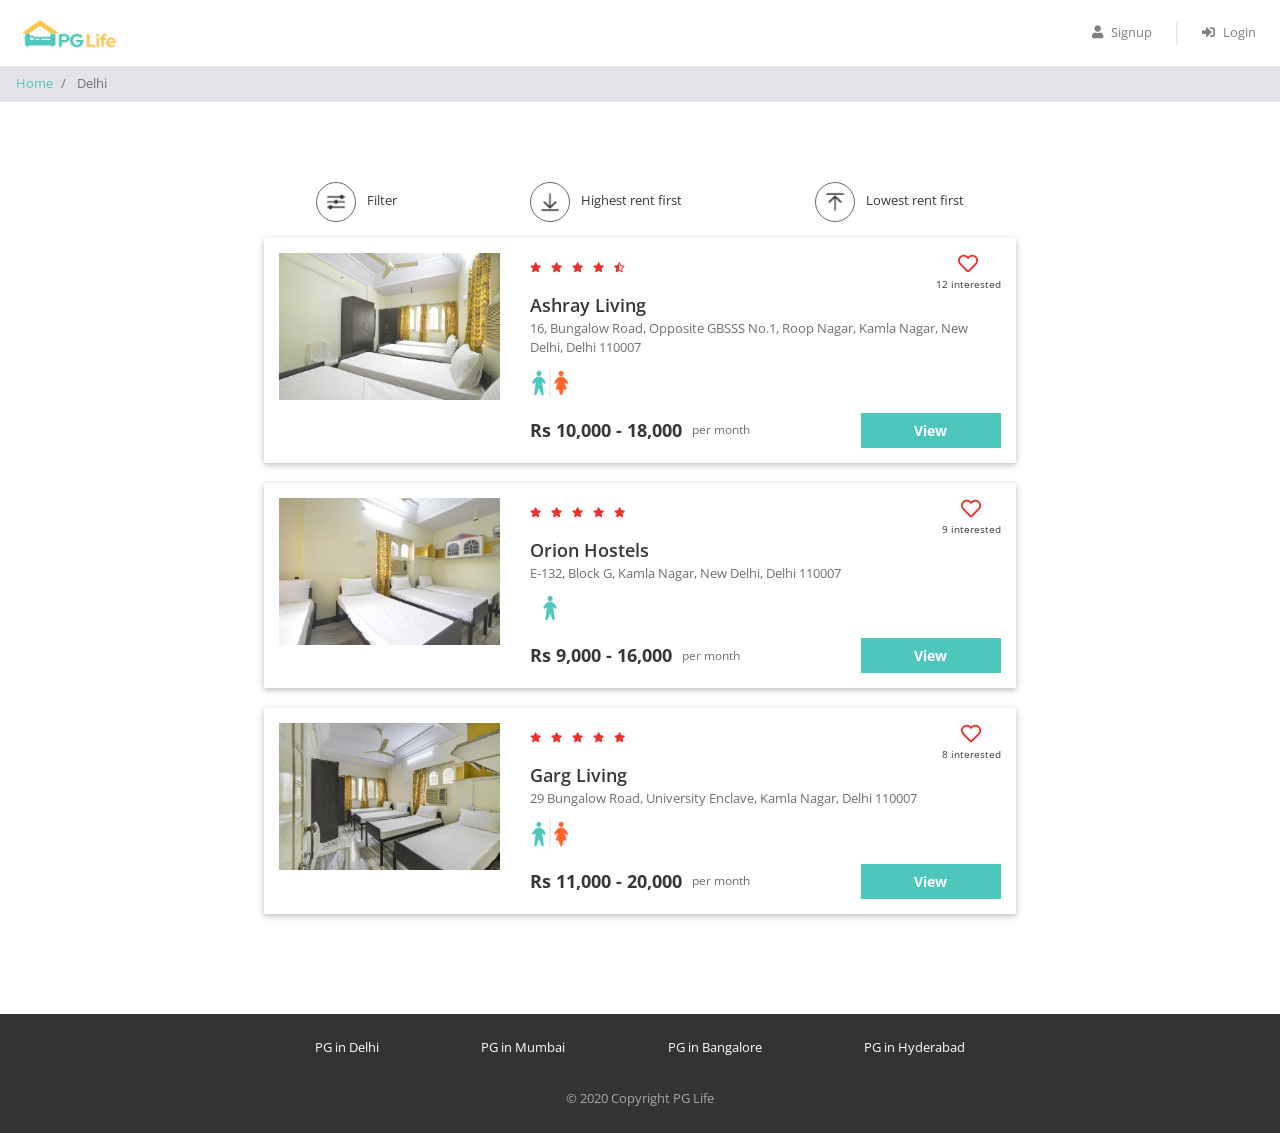
<file: PG Life/html/property_list-delhi.html>
<!DOCTYPE html>
<html lang="en">

<head>
    <meta name="viewport" content="width=device-width, initial-scale=1">
    <title>Best PG's in Delhi | PG Life</title>

    <link href="../css/bootstrap.min.css" rel="stylesheet" />
    <link href="https://use.fontawesome.com/releases/v5.11.2/css/all.css" rel="stylesheet" />
    <link href="https://fonts.googleapis.com/css2?family=Open+Sans:ital,wght@0,300;0,400;0,600;0,700;0,800;1,300;1,400;1,600;1,700;1,800&display=swap" rel="stylesheet" />
    <link href="../css/common.css" rel="stylesheet" />
    <link href="../css/property_list-delhi.css" rel="stylesheet" />
    <link href="../html/index.html" rel="stylesheet" />
</head>


<body>
    <div class="header sticky-top">
        <nav class="navbar navbar-expand-md navbar-light">
            <a class="navbar-brand" href="../index.html">
                <img src="../img/logo.png"/>
            </a>
            <button class="navbar-toggler" type="button" data-toggle="collapse" data-target="#my-navbar">
                <span class="navbar-toggler-icon"></span>
            </button>

            <div class="collapse navbar-collapse justify-content-end" id="my-navbar">
                <ul class="navbar-nav">
                    <li class="nav-item">
                        <a class="nav-link" href="#" data-toggle="modal" data-target="#signup-modal">
                            <i class="fas fa-user"></i>Signup
                        </a>
                    </li>
                    <div class="nav-vl"></div>
                    <li class="nav-item">
                        <a class="nav-link" href="#" data-toggle="modal" data-target="#login-modal">
                            <i class="fas fa-sign-in-alt"></i>Login
                        </a>
                    </li>
                </ul>
            </div>
        </nav>
    </div>

    <div id="loading"></div>

    <nav aria-label="breadcrumb">
        <ol class="breadcrumb py-2">
            <li class="breadcrumb-item">
                <a href="../index.html">Home</a>
            </li>
            <li class="breadcrumb-item active" aria-current="page">
                Delhi
            </li>
        </ol>
    </nav>

    <div class="page-container">
        <div class="filter-bar row justify-content-around">
            <div class="col-auto" data-toggle="modal" data-target="#filter-modal">
                <img src="../img/filter.png" alt="filter" />
                <span>Filter</span>
            </div>
            <div class="col-auto">
                <img src="../img/desc.png" alt="sort-desc" />
                <span>Highest rent first</span>
            </div>
            <div class="col-auto">
                <img src="../img/asc.png" alt="sort-asc" />
                <span>Lowest rent first</span>
            </div>
        </div>

        <div class="property-card row">
            <div class="image-container col-md-4">
                <img src="../img/properties/1/1d4f0757fdb86d5f.jpg" />
            </div>
            <div class="content-container col-md-8">
                <div class="row no-gutters justify-content-between">
                    <div class="star-container" title="4.9">
                        <i class="fas fa-star"></i>
                        <i class="fas fa-star"></i>
                        <i class="fas fa-star"></i>
                        <i class="fas fa-star"></i>
                        <i class="fas fa-star-half-alt"></i>
                    </div>
                    <div class="interested-container">
                        <i class="far fa-heart"></i>
                        <div class="interested-text">12 interested</div>
                    </div>
                </div>
                <div class="detail-container">
                    <div class="property-name">Ashray Living</div>
                    <div class="property-address">16, Bungalow Road, Opposite GBSSS No.1, Roop Nagar, Kamla Nagar, New Delhi, Delhi 110007</div>
                    <div class="property-gender">
                        <img src="../img/unisex.png" />
                    </div>
                </div>
                <div class="row no-gutters">
                    <div class="rent-container col-6">
                        <div class="rent">Rs 10,000 - 18,000</div>
                        <div class="rent-unit">per month</div>
                    </div>
                    <div class="button-container col-6">
                        <a href="../html/property_detail-delhi.html" class="btn btn-primary">View</a>
                    </div>
                </div>
            </div>
        </div>
        <div class="property-card row">
            <div class="image-container col-md-4">
                <img src="../img/properties/1/eace7b9114fd6046.jpg" />
            </div>
            <div class="content-container col-md-8">
                <div class="row no-gutters justify-content-between">
                    <div class="star-container" title="4.8">
                        <i class="fas fa-star"></i>
                        <i class="fas fa-star"></i>
                        <i class="fas fa-star"></i>
                        <i class="fas fa-star"></i>
                        <i class="fas fa-star"></i>
                    </div>
                    <div class="interested-container">
                        <i class="far fa-heart"></i>
                        <div class="interested-text">9 interested</div>
                    </div>
                </div>
                <div class="detail-container">
                    <div class="property-name">Orion Hostels</div>
                    <div class="property-address">E-132, Block G, Kamla Nagar, New Delhi, Delhi 110007</div>
                    <div class="property-gender">
                        <img src="../img/male.png" />
                    </div>
                </div>
                <div class="row no-gutters">
                    <div class="rent-container col-6">
                        <div class="rent">Rs 9,000 - 16,000</div>
                        <div class="rent-unit">per month</div>
                    </div>
                    <div class="button-container col-6">
                        <a href="../html/property_detail-delhi.html" class="btn btn-primary">View</a>
                    </div>
                </div>
            </div>
        </div>
        <div class="property-card row">
            <div class="image-container col-md-4">
                <img src="../img/properties/1/46ebbb537aa9fb0a.jpg" />
            </div>
            <div class="content-container col-md-8">
                <div class="row no-gutters justify-content-between">
                    <div class="star-container" title="4.6">
                        <i class="fas fa-star"></i>
                        <i class="fas fa-star"></i>
                        <i class="fas fa-star"></i>
                        <i class="fas fa-star"></i>
                        <i class="fas fa-star"></i>
                    </div>
                    <div class="interested-container">
                        <i class="far fa-heart"></i>
                        <div class="interested-text">8 interested</div>
                    </div>
                </div>
                <div class="detail-container">
                    <div class="property-name">Garg Living</div>
                    <div class="property-address">29 Bungalow Road, University Enclave, Kamla Nagar, Delhi 110007</div>
                    <div class="property-gender">
                        <img src="../img/unisex.png" />
                    </div>
                </div>
                <div class="row no-gutters">
                    <div class="rent-container col-6">
                        <div class="rent">Rs 11,000 - 20,000</div>
                        <div class="rent-unit">per month</div>
                    </div>
                    <div class="button-container col-6">
                        <a href="../html/property_detail-delhi.html" class="btn btn-primary">View</a>
                    </div>
                </div>
            </div>
        </div>
    </div>
    <div class="modal fade" id="filter-modal" tabindex="-1" role="dialog" aria-labelledby="filter-heading" aria-hidden="true">
        <div class="modal-dialog modal-dialog-centered" role="document">
            <div class="modal-content">
                <div class="modal-header">
                    <h3 class="modal-title" id="filter-heading">Filters</h3>
                    <button type="button" class="close" data-dismiss="modal" aria-label="Close">
                        <span aria-hidden="true">&times;</span>
                    </button>
                </div>

                <div class="modal-body">
                    <h5>Gender</h5>
                    <hr />
                    <div>
                        <button class="btn btn-outline-dark btn-active">
                            No Filter
                        </button>
                        <button class="btn btn-outline-dark">
                            <i class="fas fa-venus-mars"></i>Unisex
                        </button>
                        <button class="btn btn-outline-dark">
                            <i class="fas fa-mars"></i>Male
                        </button>
                        <button class="btn btn-outline-dark">
                            <i class="fas fa-venus"></i>Female
                        </button>
                    </div>
                </div>

                <div class="modal-footer">
                    <button data-dismiss="modal" class="btn btn-success">Okay</button>
                </div>
            </div>
        </div>
    </div>

    <div class="modal fade" id="signup-modal" tabindex="-1" role="dialog" aria-labelledby="signup-heading" aria-hidden="true">
        <div class="modal-dialog" role="document">
            <div class="modal-content">
                <div class="modal-header">
                    <h5 class="modal-title" id="signup-heading">Signup with PGLife</h5>
                    <button type="button" class="close" data-dismiss="modal" aria-label="Close">
                        <span aria-hidden="true">&times;</span>
                    </button>
                </div>

                <div class="modal-body">
                    <form id="signup-form" class="form" role="form">
                        <div class="input-group form-group">
                            <div class="input-group-prepend">
                                <span class="input-group-text">
                                    <i class="fas fa-user"></i>
                                </span>
                            </div>
                            <input type="text" class="form-control" name="full_name" placeholder="Full Name" maxlength="30" required>
                        </div>

                        <div class="input-group form-group">
                            <div class="input-group-prepend">
                                <span class="input-group-text">
                                    <i class="fas fa-phone-alt"></i>
                                </span>
                            </div>
                            <input type="text" class="form-control" name="phone" placeholder="Phone Number" maxlength="10" minlength="10" required>
                        </div>

                        <div class="input-group form-group">
                            <div class="input-group-prepend">
                                <span class="input-group-text">
                                    <i class="fas fa-envelope"></i>
                                </span>
                            </div>
                            <input type="email" class="form-control" name="email" placeholder="Email" required>
                        </div>

                        <div class="input-group form-group">
                            <div class="input-group-prepend">
                                <span class="input-group-text">
                                    <i class="fas fa-lock"></i>
                                </span>
                            </div>
                            <input type="password" class="form-control" name="password" placeholder="Password" minlength="6" required>
                        </div>

                        <div class="input-group form-group">
                            <div class="input-group-prepend">
                                <span class="input-group-text">
                                    <i class="fas fa-university"></i>
                                </span>
                            </div>
                            <input type="text" class="form-control" name="college_name" placeholder="College Name" maxlength="150" required>
                        </div>

                        <div class="form-group">
                            <span>I'm a</span>
                            <input type="radio" class="ml-3" id="gender-male" name="gender" value="male" /> Male
                            <label for="gender-male">
                            </label>
                            <input type="radio" class="ml-3" id="gender-female" name="gender" value="female" />
                            <label for="gender-female">
                                Female
                            </label>
                        </div>

                        <div class="form-group">
                            <button type="submit" class="btn btn-block btn-primary">Create Account</button>
                        </div>
                    </form>
                </div>

                <div class="modal-footer">
                    <span>Already have an account?
                        <a href="#" data-dismiss="modal" data-toggle="modal" data-target="#login-modal">Login</a>
                    </span>
                </div>
            </div>
        </div>
    </div>

    <div class="modal fade" id="login-modal" tabindex="-1" role="dialog" aria-labelledby="login-heading" aria-hidden="true">
        <div class="modal-dialog modal-dialog-centered" role="document">
            <div class="modal-content">
                <div class="modal-header">
                    <h5 class="modal-title" id="login-heading">Login with PGLife</h5>
                    <button type="button" class="close" data-dismiss="modal" aria-label="Close">
                        <span aria-hidden="true">&times;</span>
                    </button>
                </div>

                <div class="modal-body">
                    <form id="login-form" class="form" role="form">
                        <div class="input-group form-group">
                            <div class="input-group-prepend">
                                <span class="input-group-text">
                                    <i class="fas fa-user"></i>
                                </span>
                            </div>
                            <input type="email" class="form-control" name="email" placeholder="Email" required>
                        </div>

                        <div class="input-group form-group">
                            <div class="input-group-prepend">
                                <span class="input-group-text">
                                    <i class="fas fa-lock"></i>
                                </span>
                            </div>
                            <input type="password" class="form-control" name="password" placeholder="Password" minlength="6" required>
                        </div>

                        <div class="form-group">
                            <button type="submit" class="btn btn-block btn-primary">Login</button>
                        </div>
                    </form>
                </div>

                <div class="modal-footer">
                    <span>
                        <a href="#" data-dismiss="modal" data-toggle="modal" data-target="#signup-modal">Click here</a>
                        to register a new account
                    </span>
                </div>
            </div>
        </div>
    </div>

    <div class="footer">
        <div class="page-container footer-container">
            <div class="footer-cities">
                <div class="footer-city">
                    <a href="property_list-delhi.html">PG in Delhi</a>
                </div>
                <div class="footer-city">
                    <a href="property_list-mumbai.html">PG in Mumbai</a>
                </div>
                <div class="footer-city">
                    <a href="property_list-bangalore.html">PG in Bangalore</a>
                </div>
                <div class="footer-city">
                    <a href="property_list-hyderabad.html">PG in Hyderabad</a>
                </div>
            </div>
            <div class="footer-copyright">© 2020 Copyright PG Life </div>
        </div>
    </div>

    <script type="text/javascript" src="../js/jquery.js"></script>
    <script type="text/javascript" src="../js/bootstrap.min.js"></script>
</body>
</html>
</file>
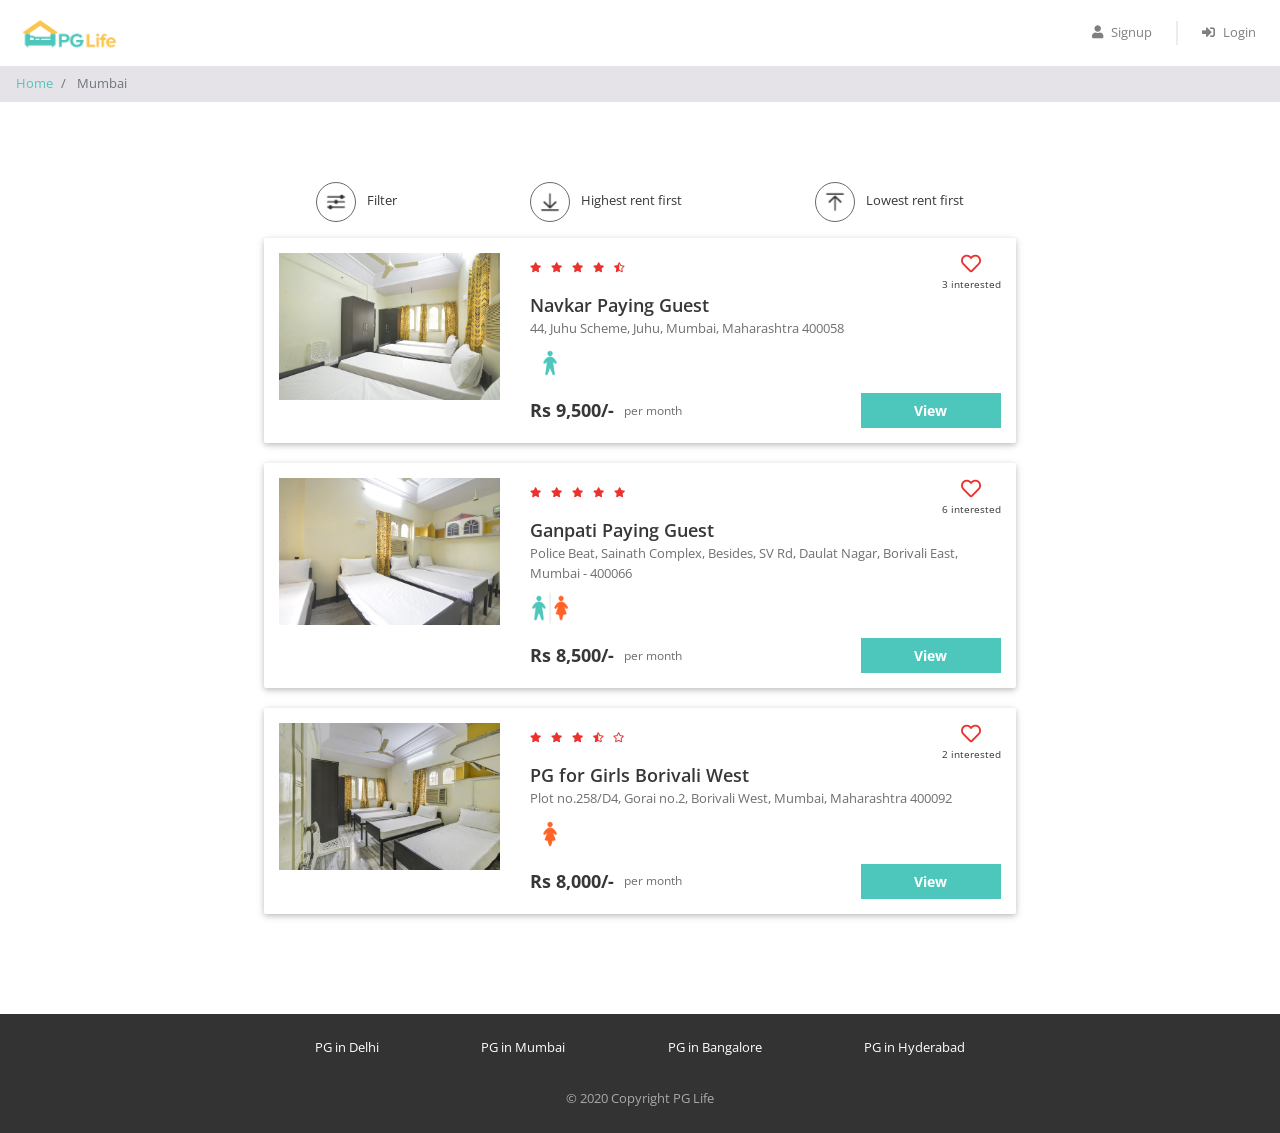
<file: PG Life/html/property_list-mumbai.html>
<!DOCTYPE html>
<html lang="en">

<head>
    <meta name="viewport" content="width=device-width, initial-scale=1">
    <title>Best PG's in Mumbai | PG Life</title>

    <link href="../css/bootstrap.min.css" rel="stylesheet" />
    <link href="https://use.fontawesome.com/releases/v5.11.2/css/all.css" rel="stylesheet" />
    <link href="https://fonts.googleapis.com/css2?family=Open+Sans:ital,wght@0,300;0,400;0,600;0,700;0,800;1,300;1,400;1,600;1,700;1,800&display=swap" rel="stylesheet" />
    <link href="../css/common.css" rel="stylesheet" />
    <link href="../css/property_list-mumbai.css" rel="stylesheet" />
</head>


<body>
    <div class="header sticky-top">
        <nav class="navbar navbar-expand-md navbar-light">
            <a class="navbar-brand" href="../index.html">
                <img src="../img/logo.png" />
            </a>
            <button class="navbar-toggler" type="button" data-toggle="collapse" data-target="#my-navbar">
                <span class="navbar-toggler-icon"></span>
            </button>

            <div class="collapse navbar-collapse justify-content-end" id="my-navbar">
                <ul class="navbar-nav">
                    <li class="nav-item">
                        <a class="nav-link" href="#" data-toggle="modal" data-target="#signup-modal">
                            <i class="fas fa-user"></i>Signup
                        </a>
                    </li>
                    <div class="nav-vl"></div>
                    <li class="nav-item">
                        <a class="nav-link" href="#" data-toggle="modal" data-target="#login-modal">
                            <i class="fas fa-sign-in-alt"></i>Login
                        </a>
                    </li>
                </ul>
            </div>
        </nav>
    </div>

    <div id="loading">
    </div>

    <nav aria-label="breadcrumb">
        <ol class="breadcrumb py-2">
            <li class="breadcrumb-item">
                <a href="../index.html">Home</a>
            </li>
            <li class="breadcrumb-item active" aria-current="page">
                Mumbai
            </li>
        </ol>
    </nav>

    <div class="page-container">
        <div class="filter-bar row justify-content-around">
            <div class="col-auto" data-toggle="modal" data-target="#filter-modal">
                <img src="../img/filter.png" alt="filter" />
                <span>Filter</span>
            </div>
            <div class="col-auto">
                <img src="../img/desc.png" alt="sort-desc" />
                <span>Highest rent first</span>
            </div>
            <div class="col-auto">
                <img src="../img/asc.png" alt="sort-asc" />
                <span>Lowest rent first</span>
            </div>
        </div>
        
        <div class="property-card row">
            <div class="image-container col-md-4">
                <img src="../img/properties/1/1d4f0757fdb86d5f.jpg" />
            </div>
            <div class="content-container col-md-8">
                <div class="row no-gutters justify-content-between">
                    <div class="star-container" title="4.5">
                        <i class="fas fa-star"></i>
                        <i class="fas fa-star"></i>
                        <i class="fas fa-star"></i>
                        <i class="fas fa-star"></i>
                        <i class="fas fa-star-half-alt"></i>
                    </div>
                    <div class="interested-container">
                        <i class="far fa-heart"></i>
                        <div class="interested-text">3 interested</div>
                    </div>
                </div>
                <div class="detail-container">
                    <div class="property-name">Navkar Paying Guest</div>
                    <div class="property-address">44, Juhu Scheme, Juhu, Mumbai, Maharashtra 400058</div>
                    <div class="property-gender">
                        <img src="../img/male.png" />
                    </div>
                </div>
                <div class="row no-gutters">
                    <div class="rent-container col-6">
                        <div class="rent">Rs 9,500/-</div>
                        <div class="rent-unit">per month</div>
                    </div>
                    <div class="button-container col-6">
                        <a href="../html/property_detail-mumbai.html" class="btn btn-primary">View</a>
                    </div>
                </div>
            </div>
        </div>

        <div class="property-card row">
            <div class="image-container col-md-4">
                <img src="../img/properties/1/eace7b9114fd6046.jpg" />
            </div>
            <div class="content-container col-md-8">
                <div class="row no-gutters justify-content-between">
                    <div class="star-container" title="4.8">
                        <i class="fas fa-star"></i>
                        <i class="fas fa-star"></i>
                        <i class="fas fa-star"></i>
                        <i class="fas fa-star"></i>
                        <i class="fas fa-star"></i>
                    </div>
                    <div class="interested-container">
                        <i class="far fa-heart"></i>
                        <div class="interested-text">6 interested</div>
                    </div>
                </div>
                <div class="detail-container">
                    <div class="property-name">Ganpati Paying Guest</div>
                    <div class="property-address">Police Beat, Sainath Complex, Besides, SV Rd, Daulat Nagar, Borivali East, Mumbai - 400066</div>
                    <div class="property-gender">
                        <img src="../img/unisex.png" />
                    </div>
                </div>
                <div class="row no-gutters">
                    <div class="rent-container col-6">
                        <div class="rent">Rs 8,500/-</div>
                        <div class="rent-unit">per month</div>
                    </div>
                    <div class="button-container col-6">
                        <a href="../html/property_detail-mumbai.html" class="btn btn-primary">View</a>
                    </div>
                </div>
            </div>
        </div>

        <div class="property-card row">
            <div class="image-container col-md-4">
                <img src="../img/properties/1/46ebbb537aa9fb0a.jpg" />
            </div>
            <div class="content-container col-md-8">
                <div class="row no-gutters justify-content-between">
                    <div class="star-container" title="3.5">
                        <i class="fas fa-star"></i>
                        <i class="fas fa-star"></i>
                        <i class="fas fa-star"></i>
                        <i class="fas fa-star-half-alt"></i>
                        <i class="far fa-star"></i>
                    </div>
                    <div class="interested-container">
                        <i class="far fa-heart"></i>
                        <div class="interested-text">2 interested</div>
                    </div>
                </div>
                <div class="detail-container">
                    <div class="property-name">PG for Girls Borivali West</div>
                    <div class="property-address">Plot no.258/D4, Gorai no.2, Borivali West, Mumbai, Maharashtra 400092</div>
                    <div class="property-gender">
                        <img src="../img/female.png" />
                    </div>
                </div>
                <div class="row no-gutters">
                    <div class="rent-container col-6">
                        <div class="rent">Rs 8,000/-</div>
                        <div class="rent-unit">per month</div>
                    </div>
                    <div class="button-container col-6">
                        <a href="../html/property_detail-mumbai.html" class="btn btn-primary">View</a>
                    </div>
                </div>
            </div>
        </div>
    </div>

    <div class="modal fade" id="filter-modal" tabindex="-1" role="dialog" aria-labelledby="filter-heading" aria-hidden="true">
        <div class="modal-dialog modal-dialog-centered" role="document">
            <div class="modal-content">
                <div class="modal-header">
                    <h3 class="modal-title" id="filter-heading">Filters</h3>
                    <button type="button" class="close" data-dismiss="modal" aria-label="Close">
                        <span aria-hidden="true">&times;</span>
                    </button>
                </div>

                <div class="modal-body">
                    <h5>Gender</h5>
                    <hr />
                    <div>
                        <button class="btn btn-outline-dark btn-active">
                            No Filter
                        </button>
                        <button class="btn btn-outline-dark">
                            <i class="fas fa-venus-mars"></i>Unisex
                        </button>
                        <button class="btn btn-outline-dark">
                            <i class="fas fa-mars"></i>Male
                        </button>
                        <button class="btn btn-outline-dark">
                            <i class="fas fa-venus"></i>Female
                        </button>
                    </div>
                </div>

                <div class="modal-footer">
                    <button data-dismiss="modal" class="btn btn-success">Okay</button>
                </div>
            </div>
        </div>
    </div>

    <div class="modal fade" id="signup-modal" tabindex="-1" role="dialog" aria-labelledby="signup-heading" aria-hidden="true">
        <div class="modal-dialog" role="document">
            <div class="modal-content">
                <div class="modal-header">
                    <h5 class="modal-title" id="signup-heading">Signup with PGLife</h5>
                    <button type="button" class="close" data-dismiss="modal" aria-label="Close">
                        <span aria-hidden="true">&times;</span>
                    </button>
                </div>

                <div class="modal-body">
                    <form id="signup-form" class="form" role="form">
                        <div class="input-group form-group">
                            <div class="input-group-prepend">
                                <span class="input-group-text">
                                    <i class="fas fa-user"></i>
                                </span>
                            </div>
                            <input type="text" class="form-control" name="full_name" placeholder="Full Name" maxlength="30" required>
                        </div>

                        <div class="input-group form-group">
                            <div class="input-group-prepend">
                                <span class="input-group-text">
                                    <i class="fas fa-phone-alt"></i>
                                </span>
                            </div>
                            <input type="text" class="form-control" name="phone" placeholder="Phone Number" maxlength="10" minlength="10" required>
                        </div>

                        <div class="input-group form-group">
                            <div class="input-group-prepend">
                                <span class="input-group-text">
                                    <i class="fas fa-envelope"></i>
                                </span>
                            </div>
                            <input type="email" class="form-control" name="email" placeholder="Email" required>
                        </div>

                        <div class="input-group form-group">
                            <div class="input-group-prepend">
                                <span class="input-group-text">
                                    <i class="fas fa-lock"></i>
                                </span>
                            </div>
                            <input type="password" class="form-control" name="password" placeholder="Password" minlength="6" required>
                        </div>

                        <div class="input-group form-group">
                            <div class="input-group-prepend">
                                <span class="input-group-text">
                                    <i class="fas fa-university"></i>
                                </span>
                            </div>
                            <input type="text" class="form-control" name="college_name" placeholder="College Name" maxlength="150" required>
                        </div>

                        <div class="form-group">
                            <span>I'm a</span>
                            <input type="radio" class="ml-3" id="gender-male" name="gender" value="male" /> Male
                            <label for="gender-male">
                            </label>
                            <input type="radio" class="ml-3" id="gender-female" name="gender" value="female" />
                            <label for="gender-female">
                                Female
                            </label>
                        </div>

                        <div class="form-group">
                            <button type="submit" class="btn btn-block btn-primary">Create Account</button>
                        </div>
                    </form>
                </div>

                <div class="modal-footer">
                    <span>Already have an account?
                        <a href="#" data-dismiss="modal" data-toggle="modal" data-target="#login-modal">Login</a>
                    </span>
                </div>
            </div>
        </div>
    </div>

    <div class="modal fade" id="login-modal" tabindex="-1" role="dialog" aria-labelledby="login-heading" aria-hidden="true">
        <div class="modal-dialog modal-dialog-centered" role="document">
            <div class="modal-content">
                <div class="modal-header">
                    <h5 class="modal-title" id="login-heading">Login with PGLife</h5>
                    <button type="button" class="close" data-dismiss="modal" aria-label="Close">
                        <span aria-hidden="true">&times;</span>
                    </button>
                </div>

                <div class="modal-body">
                    <form id="login-form" class="form" role="form">
                        <div class="input-group form-group">
                            <div class="input-group-prepend">
                                <span class="input-group-text">
                                    <i class="fas fa-user"></i>
                                </span>
                            </div>
                            <input type="email" class="form-control" name="email" placeholder="Email" required>
                        </div>

                        <div class="input-group form-group">
                            <div class="input-group-prepend">
                                <span class="input-group-text">
                                    <i class="fas fa-lock"></i>
                                </span>
                            </div>
                            <input type="password" class="form-control" name="password" placeholder="Password" minlength="6" required>
                        </div>

                        <div class="form-group">
                            <button type="submit" class="btn btn-block btn-primary">Login</button>
                        </div>
                    </form>
                </div>

                <div class="modal-footer">
                    <span>
                        <a href="#" data-dismiss="modal" data-toggle="modal" data-target="#signup-modal">Click here</a>
                        to register a new account
                    </span>
                </div>
            </div>
        </div>
    </div>

    <div class="footer">
        <div class="page-container footer-container">
            <div class="footer-cities">
                <div class="footer-city">
                    <a href="property_list-delhi.html">PG in Delhi</a>
                </div>
                <div class="footer-city">
                    <a href="property_list-mumbai.html">PG in Mumbai</a>
                </div>
                <div class="footer-city">
                    <a href="property_list-bangalore.html">PG in Bangalore</a>
                </div>
                <div class="footer-city">
                    <a href="property_list-hyderabad.html">PG in Hyderabad</a>
                </div>
            </div>
            <div class="footer-copyright">© 2020 Copyright PG Life </div>
        </div>
    </div>

    <script type="text/javascript" src="../js/jquery.js"></script>
    <script type="text/javascript" src="../js/bootstrap.min.js"></script>
</body>

</html>
</file>
<file: PG Life/css/common.css>
* {
    box-sizing: border-box;
    font-family: 'Open Sans', sans-serif;
}

body {
    color: #373737;
    font-size: 16px;
    position: relative;
}

h1,
h2,
h3,
h4,
h5,
h6 {
    font-weight: 600;
}

h1 {
    font-size: 36px;
    margin-bottom: 40px;
}

@media (max-width: 768px) {
    h1 {
        font-size: 28px;
    }
}

h3 {
    font-size: 24px;
    margin-bottom: 12px;
}

h5 {
    font-size: 16px;
    margin-bottom: 10px;
}

.btn-primary,
.btn-warning,
.btn-danger {
    color: white;
    font-weight: bold;
}

.input-group .input-group-text i {
    width: 14px;
}

input[type="radio"] {
    position: relative;
    top: 1px;
}

.breadcrumb {
    background-color: #e5e3e8;
    font-size: 13px;
    border-radius: 0px;
    margin-bottom: 0px;
}

.container {
    max-width: 920px;
    padding: 0px 20px;
}

.page-container {
    max-width: 800px;
    padding: 80px 24px;
    margin: auto;
}

@media (max-width: 768px) {
    .page-container {
        padding: 64px 24px;
    }
}

.white {
    color: #ffffff;
}

#loading {
    display: none;
    background-color: #666666;
    background-image: url("../img/progress_spinner.gif");
    background-repeat: no-repeat;
    background-position: center;
    opacity: 0.4;
    position: fixed;
    top: 0px;
    right: 0px;
    width: 100%;
    height: 100%;
    z-index: 10000000;
}

/* Login Modal */
#login-modal .modal-dialog {
    width: 350px;
    margin: auto;
}

.modal-footer {
    background-color: #f4f4f4;
    justify-content: center;
}

/* Header */
.header {
    background-color: white;
    font-size: 13px;
}

.header .navbar .navbar-brand img {
    height: 40px;
}

.header .navbar .nav-item i {
    margin-right: 8px;
}

.header .nav-vl {
    border-left: 2px solid #d6d6d678;
    height: 24px;
    margin: auto 16px;
    display: block;
}

@media(max-width:768px) {
    .header .nav-vl {
        display: none;
    }
}

.header .nav-name {
    font-weight: bold;
    margin: auto 16px;
}

@media(max-width:768px) {
    .header .nav-name {
        margin: 8px 0px
    }
}

/* Footer */
.footer {
    background-color: #333333;
    font-size: 13px;
}

.footer-container {
    padding: 24px;
}

.footer-cities {
    display: flex;
    flex-wrap: wrap;
    justify-content: space-around;
}

.footer-city {
    margin-bottom: 8px;
    text-align: center;
}

@media(max-width:768px) {
    .footer-city {
        width: 100%;
    }
}

.footer-city a {
    color: #ffffff;
}

.footer-copyright {
    color: #a9a9a9;
    text-align: center;
    padding-top: 24px;
}
</file>
<file: PG Life/css/home.css>
.banner-container {
    background-image: url("../img/bg.png");
    background-attachment: fixed;
    background-position: center;
    background-size: cover;
    background-repeat: no-repeat;

    box-shadow: inset 0 0 0 2000px #1c1c1c7a;

    text-align: center;
    padding: 45px 15px 55px;
}

.banner-container h2 {
    margin-bottom: 25px;
}


/* Mobile Banner */

@media (max-width: 768px) {
    .banner-container {
        padding: 70px 15px;
    }
}


/* Header */

.header {
    background-color: white;
    font-size: 13px;
}

.header .navbar .navbar-brand img {
    text-align: center;
}


/* =========================
   MAJOR CITIES
========================= */

.page-container {
    max-width: 1100px;
    margin: 0 auto;
    padding: 70px 15px 40px;
}

.city-heading {
    text-align: left;
    margin: 0 0 55px;
}


/* City cards */

.city-card-container {
    text-align: center;
    margin-top: 0;
    margin-bottom: 30px;
}

.city-card {
    background-color: #ffffff;

    box-shadow:
        0 2px 5px 0 rgba(0, 0, 0, 0.16),
        0 2px 10px 0 rgba(0, 0, 0, 0.12);

    display: inline-flex;
    align-items: center;
    justify-content: center;

    width: 140px;
    height: 140px;

    padding: 20px;

    transition: 0.2s ease;
}

.city-card:focus,
.city-card:hover {
    box-shadow:
        0 5px 11px 0 rgba(0, 0, 0, 0.18),
        0 4px 15px 0 rgba(0, 0, 0, 0.15);

    transform: translateY(-3px);
}

.city-img {
    height: 100px;
    width: 100px;
    object-fit: contain;
}


/* =========================
   MOBILE
========================= */

@media (max-width: 768px) {

    .city-heading {
        text-align: center;
        margin-bottom: 40px;
    }

    .city-card {
        width: 120px;
        height: 120px;
    }

    .city-img {
        width: 85px;
        height: 85px;
    }
}
</file>
<file: Stayora/css/common.css>
:root {
    --primary-color: #0B8A63;
    --dark: #163D33;
    --light: #F8F8F5;
    --text: #373737;
    --white: #ffffff;
}

html {
    scroll-behavior: smooth;
}

* {
    box-sizing: border-box;
    font-family: 'DM Sans', sans-serif;
}

body {
    margin: 0;
    color: var(--text);
    font-size: 16px;
    line-height: 1.6;
    position: relative;
    background-color: var(--light);
}

a{
    text-decoration: none;
}

img{
    max-width: 100%;
    height: auto;
    display: block;
}

h1,
h2,
h3,
h4,
h5,
h6 {
    font-weight: 600;
}

h1 {
    font-size: 36px;
    margin-bottom: 40px;
}

@media (max-width: 768px) {
    h1 {
        font-size: 28px;
    }
}

h3 {
    font-size: 24px;
    margin-bottom: 12px;
}

h5 {
    font-size: 16px;
    margin-bottom: 10px;
}

.btn {
    border-radius: 10px;
    transition: all .3s ease;
}
.btn-primary {
    background-color: var(--primary-color);
    border-color: var(--primary-color);
    color: var(--white) !important;
}

.btn-list-pg {
    background-color: var(--white);
    color: var(--primary-color);
    border: 2px solid var(--primary-color);
    border-radius: 10px;
    transition: all .3s ease;
}

.btn-list-pg:hover {
    background-color: var(--primary-color);
    color: var(--white);
    border-color: var(--primary-color);
}


.btn-primary:hover,
.btn-primary:focus,
.btn-primary.active {
    background-color: var(--dark);
    border-color: var(--dark);
    color: var(--white) !important;
}

.btn-warning,
.btn-danger {
    color: var(--white);
    font-weight: bold;
}

.input-group .input-group-text i {
    width: 14px;
}

input[type="radio"] {
    position: relative;
    top: 1px;
}

.breadcrumb {
    background-color: var(--light);
    font-size: 13px;
    border-radius: 0px;
    margin-bottom: 0px;
}

.container {
    max-width: 1140px;
    padding: 0px 20px;
}

.page-container {
    max-width: 800px;
    padding: 80px 24px;
    margin: auto;
}

@media (max-width: 768px) {
    .page-container {
        padding: 64px 24px;
    }
}

.white {
    color: var(--white);
}

#loading {
    display: none;
    background-color: var(--dark);
    background-image: url("../Img/progress_spinner.gif");
    background-repeat: no-repeat;
    background-position: center;
    opacity: 0.4;
    position: fixed;
    top: 0px;
    right: 0px;
    width: 100%;
    height: 100%;
    z-index: 10000000;
}

/* Login Modal */
#login-modal .modal-dialog {
    width: 350px;
    margin: auto;
}

.modal-footer {
    background-color: var(--light);
    justify-content: center;
}

/* Header */
.header {
    background-color: var(--white);
    font-size: 15px;
}

.header .navbar .navbar-brand img {
    height: 55px;
    width: auto;
}

.header .navbar .nav-item i {
    margin-right: 8px;
}

.header .nav-vl {
    border-left: 2px solid var(--light);
    height: 24px;
    margin: auto 16px;
    display: block;
}

@media(max-width:768px) {
    .header .nav-vl {
        display: none;
    }
}

.header .nav-name {
    font-weight: bold;
    margin: auto 16px;
}

.header .navbar .nav-link {
    position: relative;
    color: var(--text);
    font-weight: 500;
    padding: 8px 14px;
    transition: color .3s ease;
}

.header .navbar .nav-link::after {
    content: "";
    position: absolute;
    bottom: 0;
    left: 50%;
    width: 0;
    height: 2px;
    background-color: var(--primary-color);
    transform: translateX(-50%);
    transition: all .3s ease;
}

.header .navbar .nav-link:hover::after,
.header .navbar .nav-link.active::after {
    width: 70%;
}

.header .navbar .nav-link:hover,
.header .navbar .nav-link.active {
    color: var(--primary-color);
}

@media(max-width:768px) {
    .header .nav-name {
        margin: 8px 0px
    }
}

/* Footer */
.footer {
    background-color: var(--dark);
    font-size: 13px;
}

.footer-container {
    padding: 24px;
}

.footer-cities {
    display: flex;
    flex-wrap: wrap;
    justify-content: space-around;
}

.footer-city {
    margin-bottom: 8px;
    text-align: center;
}

@media(max-width:768px) {
    .footer-city {
        width: 100%;
    }
}

.footer-city a {
    color: var(--white);
    text-decoration: none;
}

.footer-city a:hover {
    color: var(--primary-color);
}

.footer-copyright {
    color: var(--text);
    text-align: center;
    padding-top: 24px;
}
</file>
<file: Stayora/css/home.css>
.banner-container {
    background: linear-gradient(rgba(22, 61, 51, 0.65),
                                rgba(22, 61, 51, 0.65)),
                url("../Img/about.jpg") center/cover no-repeat;

    background-attachment: fixed;
    text-align: center;
    padding: 160px 20px;
    color: var(--white);
}

@media (max-width: 768px) {
    .banner-container {
        background-attachment: scroll;
        padding: 100px 20px;
    }
}

.hero-section{
    position: relative;
    min-height: 600px;
    padding-top: 80px;
    padding-bottom: 120px; /* Search box ke liye space */
    overflow-x: hidden;
    overflow-y: visible;
}


/* Image layer */

.hero-image{
    position: absolute;
    top: 0;
    right: 0;
    width: 58%;
    height: 100%;
    overflow: hidden;
}


.hero-image img{
    width: 100%;
    height: 100%;
    object-fit: cover;
    display: block;
}


/* White fade overlay */

.hero-overlay{
    background: linear-gradient(
        90deg,
        rgba(248,248,245,0.98) 0%,
        rgba(248,248,245,0.82) 22%,
        rgba(248,248,245,0.45) 48%,
        rgba(248,248,245,0.08) 72%,
        transparent 88%
    );
}



/* Content */

.hero-content{
    position: relative;
    z-index: 3;
    display: flex;
    flex-direction: column;
    justify-content: center;
    height: 100%;
}

.hero-text{
    max-width:520px;
    padding-top:20px;
}

.hero-badge{
    display:inline-block;
    background:#EAF5EC;
    color:var(--primary-color);
    padding:10px 22px;
    border-radius:30px;
    font-size:15px;
    font-weight:500;
    margin-bottom:24px;
}

.hero-text h1{
    font-size:62px;
    line-height:1.1;
    font-weight:700;
    color:var(--dark);
    margin-bottom:24px;
}

.hero-text p{
    font-size:20px;
    line-height:1.8;
    color:#5f5f5f;
    max-width:470px;
}



/* Search box */

.search-box{
    position: absolute;
    left: 50%;
    bottom: -150px;
    transform: translateX(-50%);

    width: 85%;
    max-width: 1100px;

    background: #fff;
    border-radius: 20px;
    padding: 22px 28px;

    display: flex;
    align-items: center;
    justify-content: space-between;
    gap: 20px;

    box-shadow: 0 20px 60px rgba(0,0,0,0.08);
    z-index: 10;
}

.search-item{
    transition: 0.3s ease;
    flex: 1;
    display: flex;
    align-items: center;
    gap: 14px;
    padding-right: 20px;
    border-right: 1px solid #E8E8E8;
}

.search-item:last-of-type{
    border-right: none;
    padding-right: 0;
}

.search-item i{
    width: 42px;
    height: 42px;
    background: #EAF5EC;
    color: var(--primary-color);
    border-radius: 50%;
    display: flex;
    align-items: center;
    justify-content: center;
    font-size: 16px;
    flex-shrink: 0;
}

.search-item:hover{ 
    transform: translateY(-2px);
}

.search-item small{
    display: block;
    font-size: 13px;
    color: #8B8B8B;
    margin-bottom: 4px;
}

.search-item p{
    margin: 0;
    font-size: 15px;
    font-weight: 600;
    color: var(--dark);
}

.search-btn{
    background: var(--primary-color);
    color: white;
    border: none;
    min-width: 180px;
    height: 60px;
    border-radius: 16px;
    font-size: 16px;
    font-weight: 600;
    cursor: pointer;
    transition: 0.3s ease;
}

.search-btn:hover{
    background: #08694c;
    transform: translateY(-2px);
    box-shadow: 0 8px 20px rgba(11,138,99,0.25);
}

.features{
    padding:100px 0 70px;
    background:var(--white);
}

.feature-card{
    background:#fff;
    text-align:center;
    padding:40px 30px;
    border-radius:18px;
    transition:.35s ease;
    height:100%;
}

.feature-card:hover{
    transform:translateY(-8px);
    box-shadow:0 18px 45px rgba(0,0,0,.08);
}

.feature-icon{
    width:72px;
    height:72px;
    margin:auto auto 25px;
    border-radius:50%;
    background:#EAF5EC;
    display:flex;
    justify-content:center;
    align-items:center;
}

.feature-icon i{
    font-size:28px;
    color:var(--primary-color);
}

.feature-card h4{
    font-size:24px;
    color:var(--dark);
    font-weight:700;
    margin-bottom:15px;
}

.feature-card p{
    color:#6c757d;
    font-size:16px;
    line-height:1.8;
    margin:0;
}

.featured-pgs {
    background-color: var(--white);
}

.section-header {
    margin-bottom: 28px;
}

.section-title {
    margin: 0;
    font-size: 28px;
    font-weight: 700;
    color: var(--dark);
}

.view-all {
    color: var(--primary-color);
    text-decoration: none;
    font-size: 14px;
    font-weight: 500;
}

.view-all i {
    margin-left: 5px;
    font-size: 12px;
}

.view-all:hover {
    color: var(--dark);
}

/* PG CARD */

.pg-card {
    background: var(--white);
    border: 1px solid #e8e8e8;
    border-radius: 12px;
    overflow: hidden;
    height: auto;
    transition: all 0.3s ease;
}

.pg-card:hover {
    transform: translateY(-5px);
    box-shadow: 0 10px 25px rgba(22, 61, 51, 0.10);
}


/* IMAGE */

.pg-image {
    position: relative;
    height: 170px;
    overflow: hidden;
}

.pg-image img {
    width: 100%;
    height: 100%;
    object-fit: cover;
    display: block;
    transition: transform 0.4s ease;
}

.pg-card:hover .pg-image img {
    transform: scale(1.04);
}


/* BADGE */

.pg-badge {
    position: absolute;
    top: 12px;
    left: 12px;

    background: var(--primary-color);
    color: var(--white);

    padding: 5px 11px;
    border-radius: 20px;

    font-size: 11px;
    font-weight: 600;
}


/* CONTENT */

.pg-content {
    padding: 15px 14px 13px;
}

.pg-title-row {
    display: flex;
    align-items: center;
    justify-content: space-between;
    gap: 8px;
}

.pg-title-row h3 {
    margin: 0;
    color: var(--dark);
    font-size: 15px;
    font-weight: 600;
}

.pg-price {
    color: var(--primary-color);
    font-size: 13px;
    font-weight: 700;
    white-space: nowrap;
}

.pg-price small {
    font-size: 10px;
    font-weight: 400;
}


/* LOCATION */

.pg-location {
    margin: 8px 0 14px;
    color: #777;
    font-size: 11px;
}

.pg-location i {
    color: #666;
    margin-right: 4px;
}


/* AMENITIES */

.pg-amenities {
    display: flex;
    justify-content: space-between;
    align-items: center;

    padding-top: 11px;
    border-top: 1px solid #eeeeee;
}

.amenity {
    display: flex;
    flex-direction: column;
    align-items: center;
    gap: 4px;

    color: #777;
    font-size: 9px;
}

.amenity i {
    color: #555;
    font-size: 13px;
}
/* =========================
   FEATURED PGs GRID
========================= */

.featured-pgs .row {
    display: flex;
    flex-wrap: wrap;
}

.featured-pgs .row > div {
    flex: 0 0 25%;
    max-width: 25%;
}

.featured-pgs .pg-card {
    width: 100%;
    height: auto;
}


/* Tablet */

@media (max-width: 991px) {

    .featured-pgs .row > div {
        flex: 0 0 50%;
        max-width: 50%;
    }

}


/* Mobile */

@media (max-width: 575px) {

    .featured-pgs .row > div {
        flex: 0 0 100%;
        max-width: 100%;
    }
}

/* =========================
   TESTIMONIALS
========================= */

.testimonials {
    padding: 90px 0;
    background: var(--light);
}

.testimonial-header {
    display: flex;
    align-items: flex-end;
    justify-content: space-between;
    margin-bottom: 40px;
}

.testimonial-label {
    display: inline-block;
    color: var(--primary-color);
    font-size: 13px;
    font-weight: 700;
    letter-spacing: 1px;
    margin-bottom: 10px;
}

.testimonial-header h2 {
    margin: 0 0 12px;
    color: var(--dark);
    font-size: 34px;
    font-weight: 700;
}

.testimonial-header p {
    margin: 0;
    color: #777;
    font-size: 15px;
}

.testimonial-view {
    color: var(--primary-color);
    text-decoration: none;
    font-size: 14px;
    font-weight: 600;
}

.testimonial-view:hover {
    color: var(--dark);
}


/* CARDS */

.testimonial-card {
    height: 100%;
    background: var(--white);
    border: 1px solid #e8e8e8;
    border-radius: 18px;
    padding: 30px;
    transition: 0.3s ease;
}

.testimonial-card:hover {
    transform: translateY(-5px);
    box-shadow: 0 15px 35px rgba(22, 61, 51, 0.08);
}


/* STARS */

.testimonial-stars {
    margin-bottom: 20px;
}

.testimonial-stars i {
    color: #F5B942;
    font-size: 14px;
    margin-right: 3px;
}


/* TEXT */

.testimonial-text {
    color: #555;
    font-size: 15px;
    line-height: 1.8;
    margin-bottom: 25px;
}


/* USER */

.testimonial-user {
    display: flex;
    align-items: center;
    gap: 12px;
    padding-top: 20px;
    border-top: 1px solid #eeeeee;
}

.user-avatar {
    width: 44px;
    height: 44px;
    border-radius: 50%;
    background: #EAF5EC;
    color: var(--primary-color);

    display: flex;
    align-items: center;
    justify-content: center;

    flex-shrink: 0;
}

.testimonial-user h4 {
    margin: 0 0 3px;
    color: var(--dark);
    font-size: 14px;
    font-weight: 600;
}

.testimonial-user span {
    color: #888;
    font-size: 12px;
}


/* =========================
   CAROUSEL
========================= */

#testimonialCarousel {
    position: relative;
    padding: 0 55px;
}

#testimonialCarousel .carousel-item {
    padding: 5px 0 15px;
}


/* ARROWS */

#testimonialCarousel .carousel-control-prev,
#testimonialCarousel .carousel-control-next {
    width: 42px;
    height: 42px;

    top: 50%;
    transform: translateY(-50%);

    background: var(--primary-color);
    border-radius: 50%;

    opacity: 1;
}

#testimonialCarousel .carousel-control-prev {
    left: 0;
}

#testimonialCarousel .carousel-control-next {
    right: 0;
}

#testimonialCarousel .carousel-control-prev:hover,
#testimonialCarousel .carousel-control-next:hover {
    background: var(--dark);
}


/* MOBILE */

@media (max-width: 767px) {

    .testimonials {
        padding: 70px 0;
    }

    .testimonial-header {
        align-items: flex-start;
        flex-direction: column;
        gap: 15px;
        margin-bottom: 30px;
    }

    .testimonial-header h2 {
        font-size: 28px;
    }

    #testimonialCarousel {
        padding: 0 35px;
    }

    #testimonialCarousel .carousel-item {
        padding: 5px 0 15px;
    }

    #testimonialCarousel .carousel-control-prev,
    #testimonialCarousel .carousel-control-next {
        width: 34px;
        height: 34px;
    }

}
</file>
<file: PG Life/css/dashboard.css>
@media (max-width: 768px) {
    .profile-img-container {
        text-align: center;
        padding-bottom: 32px;
    }
}

.profile-img {
    color: #7d7d7d;
    font-size: 75px;
    text-align: center;
    border: 1px solid #e4e4e4;
    border-radius: 50%;
    height: 100px;
    width: 100px;
    line-height: 100px;
}

.profile .name {
    font-weight: bold;
}

.edit-profile {
    font-size: 10px;
    text-decoration: underline;
    cursor: pointer;
}

.my-interested-properties {
    background-color: #fcfaf7;
}

.property-card {
    background-color: #ffffff;
    border-radius: 2px;
    padding: 15px 0px;
    margin: 20px auto;
    box-shadow: 0 2px 5px 0 rgba(0, 0, 0, 0.16), 0 2px 10px 0 rgba(0, 0, 0, 0.12);
}

.property-card:focus,
.property-card:hover {
    box-shadow: 0 5px 11px 0 rgba(0, 0, 0, 0.18), 0 4px 15px 0 rgba(0, 0, 0, 0.15);
}

.image-container {
    text-align: center;
}

@media (max-width: 768px) {
    .image-container {
        padding-bottom: 12px;
    }
}

.image-container img {
    width: 100%;
    max-width: 300px;
}

.star-container i {
    color: #EA322E;
    font-size: 10px;
    margin-right: 6px;
}

.interested-container {
    text-align: center;
    padding: 8px 16px;
}

.interested-container i {
    color: #EA322E;
    font-size: 20px;
    cursor: pointer;
}

.interested-text {
    font-size: 10px;
}

.detail-container {
    padding-bottom: 10px;
}

.property-name {
    font-size: 18px;
    font-weight: 600;
}

.property-address {
    color: #6f6f6f;
    font-size: 13px;
    padding-bottom: 5px;
}

.property-gender img {
    width: 40px;
}

.rent-container {
    display: flex;
    align-items: center;
}

.rent {
    font-size: 18px;
    font-weight: bold;
    padding-right: 10px;
}

.rent-unit {
    color: #6f6f6f;
    font-size: 12px;
}

.button-container .btn {
    font-size: 14px;
    border-radius: 0px;
    width: 140px;
    float: right;
}
</file>
<file: PG Life/css/property_detail-delhi.css>
.carousel img {
    height: 300px;
    object-fit: cover;
}

.property-summary {
    padding: 24px;
}

.property-amenities,
.property-rating {
    background-color: #fcfaf7;
}

.star-container i {
    color: #EA322E;
    font-size: 12px;
    margin-right: 6px;
}

.interested-container {
    text-align: center;
    padding-right: 42px;
}

@media (max-width: 768px) {
    .interested-container {
        padding-right: 0px;
    }
}

.interested-container i {
    color: #EA322E;
    font-size: 20px;
    cursor: pointer;
}

.interested-text {
    font-size: 10px;
}

.detail-container {
    padding-bottom: 10px;
}

.property-name {
    font-size: 36px;
    font-weight: 600;
}

@media (max-width: 768px) {
    .property-name {
        font-size: 24px;
    }
}

.property-address {
    color: #6f6f6f;
    font-size: 16px;
    padding-bottom: 5px;
}

.property-gender img {
    width: 40px;
}

.rent-container {
    display: flex;
    align-items: center;
}

.rent {
    font-size: 24px;
    font-weight: bold;
    padding-right: 10px;
}

@media (max-width: 768px) {
    .rent {
        font-size: 18px;
    }
}

.rent-unit {
    color: #6f6f6f;
    font-size: 12px;
}

.button-container .btn {
    font-size: 14px;
    border-radius: 0px;
    width: 140px;
    float: right;
}

@media (max-width: 768px) {
    .property-amenities .row>div {
        padding-bottom: 24px;
    }
}

.amenity-container {
    margin: 8px 0px;
}

.amenity-container img {
    height: 20px;
    margin-top: -4px;
    margin-right: 4px;
}

.rating-criteria {
    margin: 28px 0px;
}

.rating-criteria-icon {
    width: 14px;
}

.rating-criteria-text {
    margin-left: 8px;
}

.rating-criteria-star-container {
    margin-top: -2px;
}

.rating-criteria-star-container i {
    color: #66C2BD;
    font-size: 12px;
}

.rating-circle {
    background-color: #66C2BD;
    color: white;
    text-align: center;
    height: 160px;
    width: 160px;
    border-radius: 50%;
    padding-top: 32px;
    margin: auto;
}

.total-rating {
    font-size: 40px;
}

.rating-circle-star-container {
    font-size: 12px;
}

.testimonial-block {
    background-color: #fcfaf7;
    padding: 0px 160px 24px;
    margin-top: 80px;
}

@media (max-width: 768px) {
    .testimonial-block {
        padding: 0px 24px 24px;
    }
}

.testimonial-image-container {
    text-align: center;
}

.testimonial-img {
    width: 100px;
    border-radius: 50%;
    position: relative;
    top: -40px;
}

.testimonial-text {
    color: #777777;
    text-align: center;
    position: relative;
}

.testimonial-text i {
    font-size: 20px;
    position: absolute;
    left: 0px;
    top: 0px;
}

.testimonial-text p {
    text-indent: 20px;
}

.testimonial-name {
    color: #2F2E2E;
    text-align: right;
    font-weight: bold;
    margin-top: 12px;
}
</file>
<file: PG Life/css/property_detail-mumbai.css>
.carousel img {
    height: 300px;
    object-fit: cover;
}

.property-summary {
    padding: 24px;
}

.property-amenities,
.property-rating {
    background-color: #fcfaf7;
}

.star-container i {
    color: #EA322E;
    font-size: 12px;
    margin-right: 6px;
}

.interested-container {
    text-align: center;
    padding-right: 42px;
}

@media (max-width: 768px) {
    .interested-container {
        padding-right: 0px;
    }
}

.interested-container i {
    color: #EA322E;
    font-size: 20px;
    cursor: pointer;
}

.interested-text {
    font-size: 10px;
}

.detail-container {
    padding-bottom: 10px;
}

.property-name {
    font-size: 36px;
    font-weight: 600;
}

@media (max-width: 768px) {
    .property-name {
        font-size: 24px;
    }
}

.property-address {
    color: #6f6f6f;
    font-size: 16px;
    padding-bottom: 5px;
}

.property-gender img {
    width: 40px;
}

.rent-container {
    display: flex;
    align-items: center;
}

.rent {
    font-size: 24px;
    font-weight: bold;
    padding-right: 10px;
}

@media (max-width: 768px) {
    .rent {
        font-size: 18px;
    }
}

.rent-unit {
    color: #6f6f6f;
    font-size: 12px;
}

.button-container .btn {
    font-size: 14px;
    border-radius: 0px;
    width: 140px;
    float: right;
}

@media (max-width: 768px) {
    .property-amenities .row>div {
        padding-bottom: 24px;
    }
}

.amenity-container {
    margin: 8px 0px;
}

.amenity-container img {
    height: 20px;
    margin-top: -4px;
    margin-right: 4px;
}

.rating-criteria {
    margin: 28px 0px;
}

.rating-criteria-icon {
    width: 14px;
}

.rating-criteria-text {
    margin-left: 8px;
}

.rating-criteria-star-container {
    margin-top: -2px;
}

.rating-criteria-star-container i {
    color: #66C2BD;
    font-size: 12px;
}

.rating-circle {
    background-color: #66C2BD;
    color: white;
    text-align: center;
    height: 160px;
    width: 160px;
    border-radius: 50%;
    padding-top: 32px;
    margin: auto;
}

.total-rating {
    font-size: 40px;
}

.rating-circle-star-container {
    font-size: 12px;
}

.testimonial-block {
    background-color: #fcfaf7;
    padding: 0px 160px 24px;
    margin-top: 80px;
}

@media (max-width: 768px) {
    .testimonial-block {
        padding: 0px 24px 24px;
    }
}

.testimonial-image-container {
    text-align: center;
}

.testimonial-img {
    width: 100px;
    border-radius: 50%;
    position: relative;
    top: -40px;
}

.testimonial-text {
    color: #777777;
    text-align: center;
    position: relative;
}

.testimonial-text i {
    font-size: 20px;
    position: absolute;
    left: 0px;
    top: 0px;
}

.testimonial-text p {
    text-indent: 20px;
}

.testimonial-name {
    color: #2F2E2E;
    text-align: right;
    font-weight: bold;
    margin-top: 12px;
}
</file>
<file: PG Life/css/property_list-delhi.css>
.filter-bar > div {
    cursor: pointer;
    font-size: 13px;
    text-align: center;
    margin-bottom: 16px;
}

.filter-bar img {
    width: 40px;
    height: 40px;
    border-radius: 40px;
    border: 1px solid #646870;
    padding: 6px;
    margin-right: 8px;
}

@media (max-width: 768px) {
    .filter-bar img {
        display: block;
        margin: 0px auto 4px;
    }
}

.property-card {
    background-color: #ffffff;
    border-radius: 2px;
    padding: 15px 0px;
    margin: 0px auto 20px;
    box-shadow: 0 2px 5px 0 rgba(0, 0, 0, 0.16), 0 2px 10px 0 rgba(0, 0, 0, 0.12);
}

.property-card:focus,
.property-card:hover {
    box-shadow: 0 5px 11px 0 rgba(0, 0, 0, 0.18), 0 4px 15px 0 rgba(0, 0, 0, 0.15);
}

.image-container {
    text-align: center;
}

@media (max-width: 768px) {
    .image-container {
        padding-bottom: 12px;
    }
}

.image-container img {
    width: 100%;
    max-width: 300px;
}

.star-container i {
    color: #EA322E;
    font-size: 10px;
    margin-right: 6px;
}

.interested-container {
    text-align: center;
}

.interested-container i {
    color: #EA322E;
    font-size: 20px;
    cursor: pointer;
}

.interested-text {
    font-size: 10px;
}

.detail-container {
    padding-bottom: 10px;
}

.property-name {
    font-size: 18px;
    font-weight: 600;
}

.property-address {
    color: #6f6f6f;
    font-size: 13px;
    padding-bottom: 5px;
}

.property-gender img {
    width: 40px;
}

.rent-container {
    display: flex;
    align-items: center;
}

.rent {
    font-size: 18px;
    font-weight: bold;
    padding-right: 10px;
}

.rent-unit {
    color: #6f6f6f;
    font-size: 12px;
}

.button-container .btn {
    font-size: 14px;
    border-radius: 0px;
    width: 140px;
    float: right;
}

/* No Property */
.no-property-container {
    margin: 96px auto 144px;
}

.no-property-container p {
    font-size: 24px;
    text-align: center;
}

/* Filter Modal */
#filter-modal .modal-dialog {
    max-width: 600px;
}

#filter-modal .modal-body h5 {
    color: #777777;
}

#filter-modal .modal-body hr {
    margin: 4px 0px;
}

#filter-modal .modal-body button {
    font-size: 14px;
    width: 100px;
    margin: 16px;
}

#filter-modal .modal-body .btn-active {
    color: #fff;
    background-color: #343a40;
}

#filter-modal .modal-body button i {
    margin-right: 8px;
}

#filter-modal .modal-footer button {
    width: 120px;
}
</file>
<file: PG Life/css/property_list-mumbai.css>
.filter-bar > div {
    cursor: pointer;
    font-size: 13px;
    text-align: center;
    margin-bottom: 16px;
}

.filter-bar img {
    width: 40px;
    height: 40px;
    border-radius: 40px;
    border: 1px solid #646870;
    padding: 6px;
    margin-right: 8px;
}

@media (max-width: 768px) {
    .filter-bar img {
        display: block;
        margin: 0px auto 4px;
    }
}

.property-card {
    background-color: #ffffff;
    border-radius: 2px;
    padding: 15px 0px;
    margin: 0px auto 20px;
    box-shadow: 0 2px 5px 0 rgba(0, 0, 0, 0.16), 0 2px 10px 0 rgba(0, 0, 0, 0.12);
}

.property-card:focus,
.property-card:hover {
    box-shadow: 0 5px 11px 0 rgba(0, 0, 0, 0.18), 0 4px 15px 0 rgba(0, 0, 0, 0.15);
}

.image-container {
    text-align: center;
}

@media (max-width: 768px) {
    .image-container {
        padding-bottom: 12px;
    }
}

.image-container img {
    width: 100%;
    max-width: 300px;
}

.star-container i {
    color: #EA322E;
    font-size: 10px;
    margin-right: 6px;
}

.interested-container {
    text-align: center;
}

.interested-container i {
    color: #EA322E;
    font-size: 20px;
    cursor: pointer;
}

.interested-text {
    font-size: 10px;
}

.detail-container {
    padding-bottom: 10px;
}

.property-name {
    font-size: 18px;
    font-weight: 600;
}

.property-address {
    color: #6f6f6f;
    font-size: 13px;
    padding-bottom: 5px;
}

.property-gender img {
    width: 40px;
}

.rent-container {
    display: flex;
    align-items: center;
}

.rent {
    font-size: 18px;
    font-weight: bold;
    padding-right: 10px;
}

.rent-unit {
    color: #6f6f6f;
    font-size: 12px;
}

.button-container .btn {
    font-size: 14px;
    border-radius: 0px;
    width: 140px;
    float: right;
}

/* No Property */
.no-property-container {
    margin: 96px auto 144px;
}

.no-property-container p {
    font-size: 24px;
    text-align: center;
}

/* Filter Modal */
#filter-modal .modal-dialog {
    max-width: 600px;
}

#filter-modal .modal-body h5 {
    color: #777777;
}

#filter-modal .modal-body hr {
    margin: 4px 0px;
}

#filter-modal .modal-body button {
    font-size: 14px;
    width: 100px;
    margin: 16px;
}

#filter-modal .modal-body .btn-active {
    color: #fff;
    background-color: #343a40;
}

#filter-modal .modal-body button i {
    margin-right: 8px;
}

#filter-modal .modal-footer button {
    width: 120px;
}
</file>
